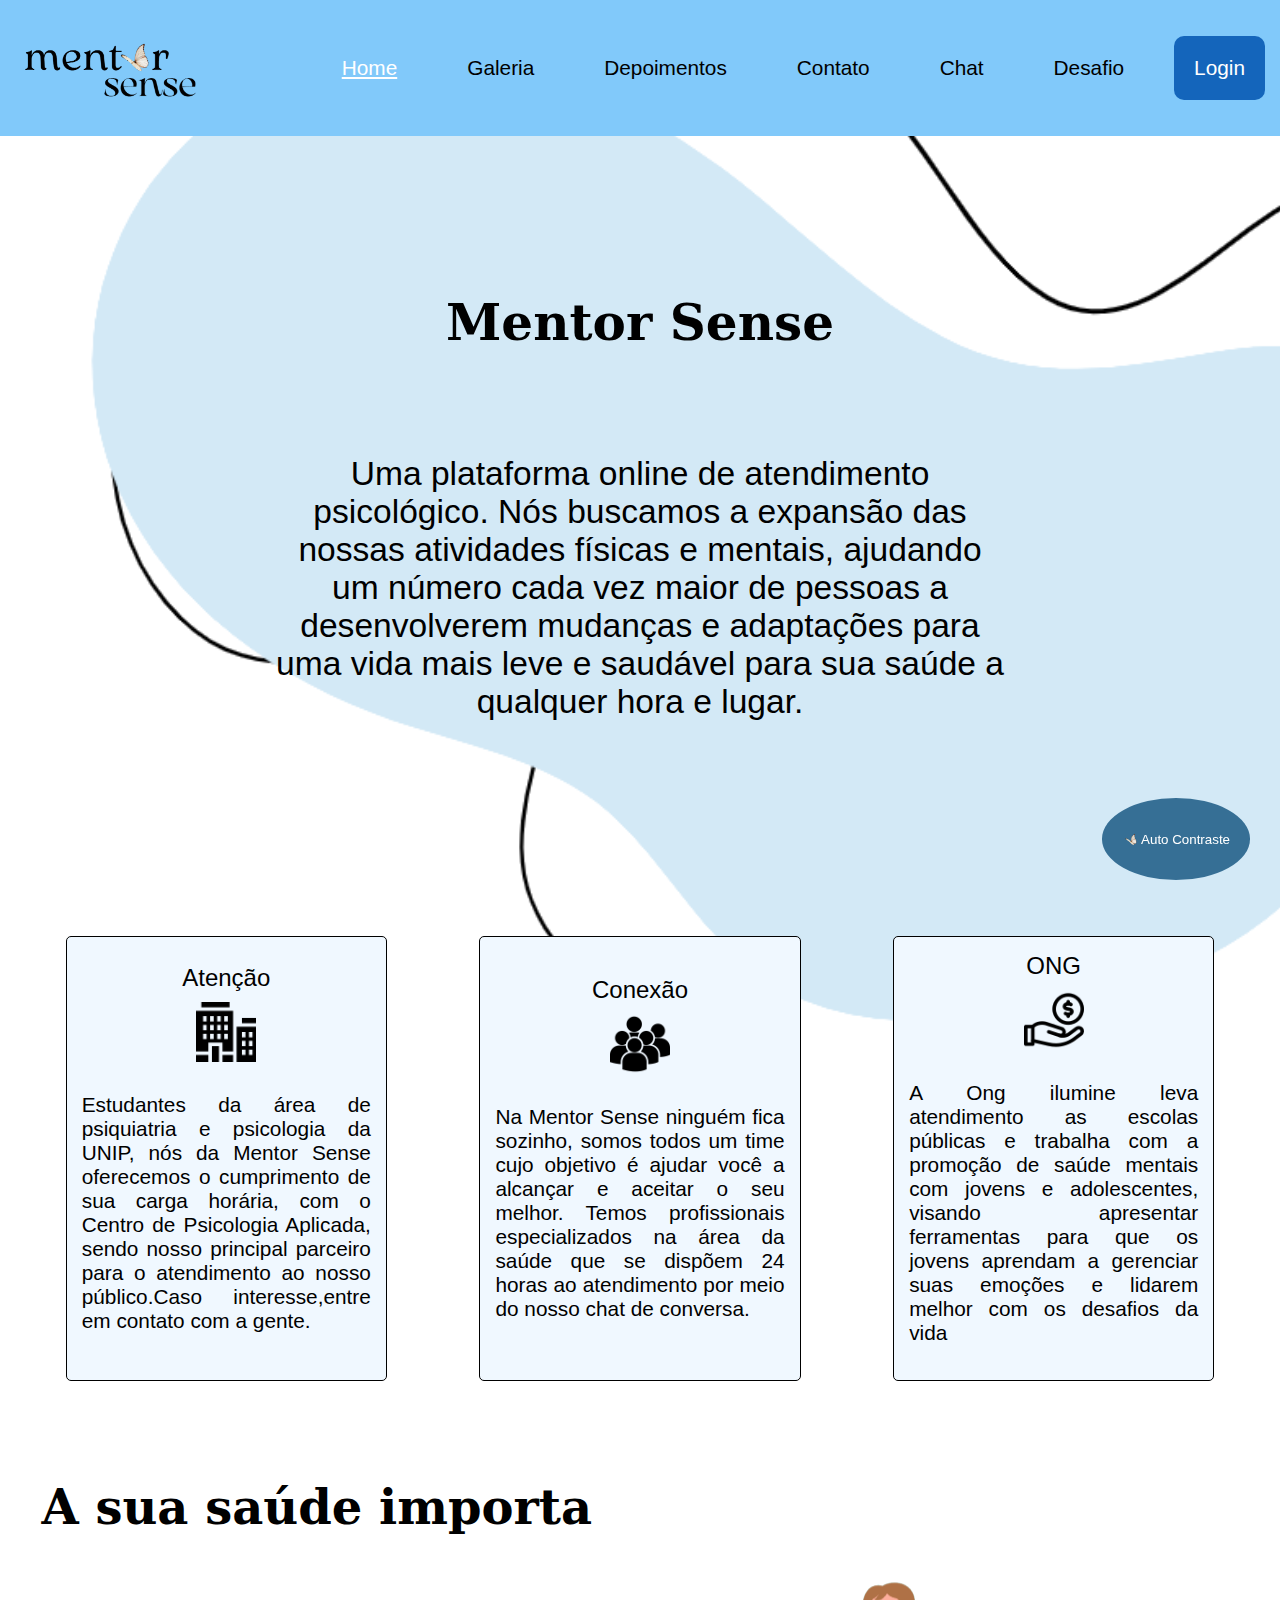
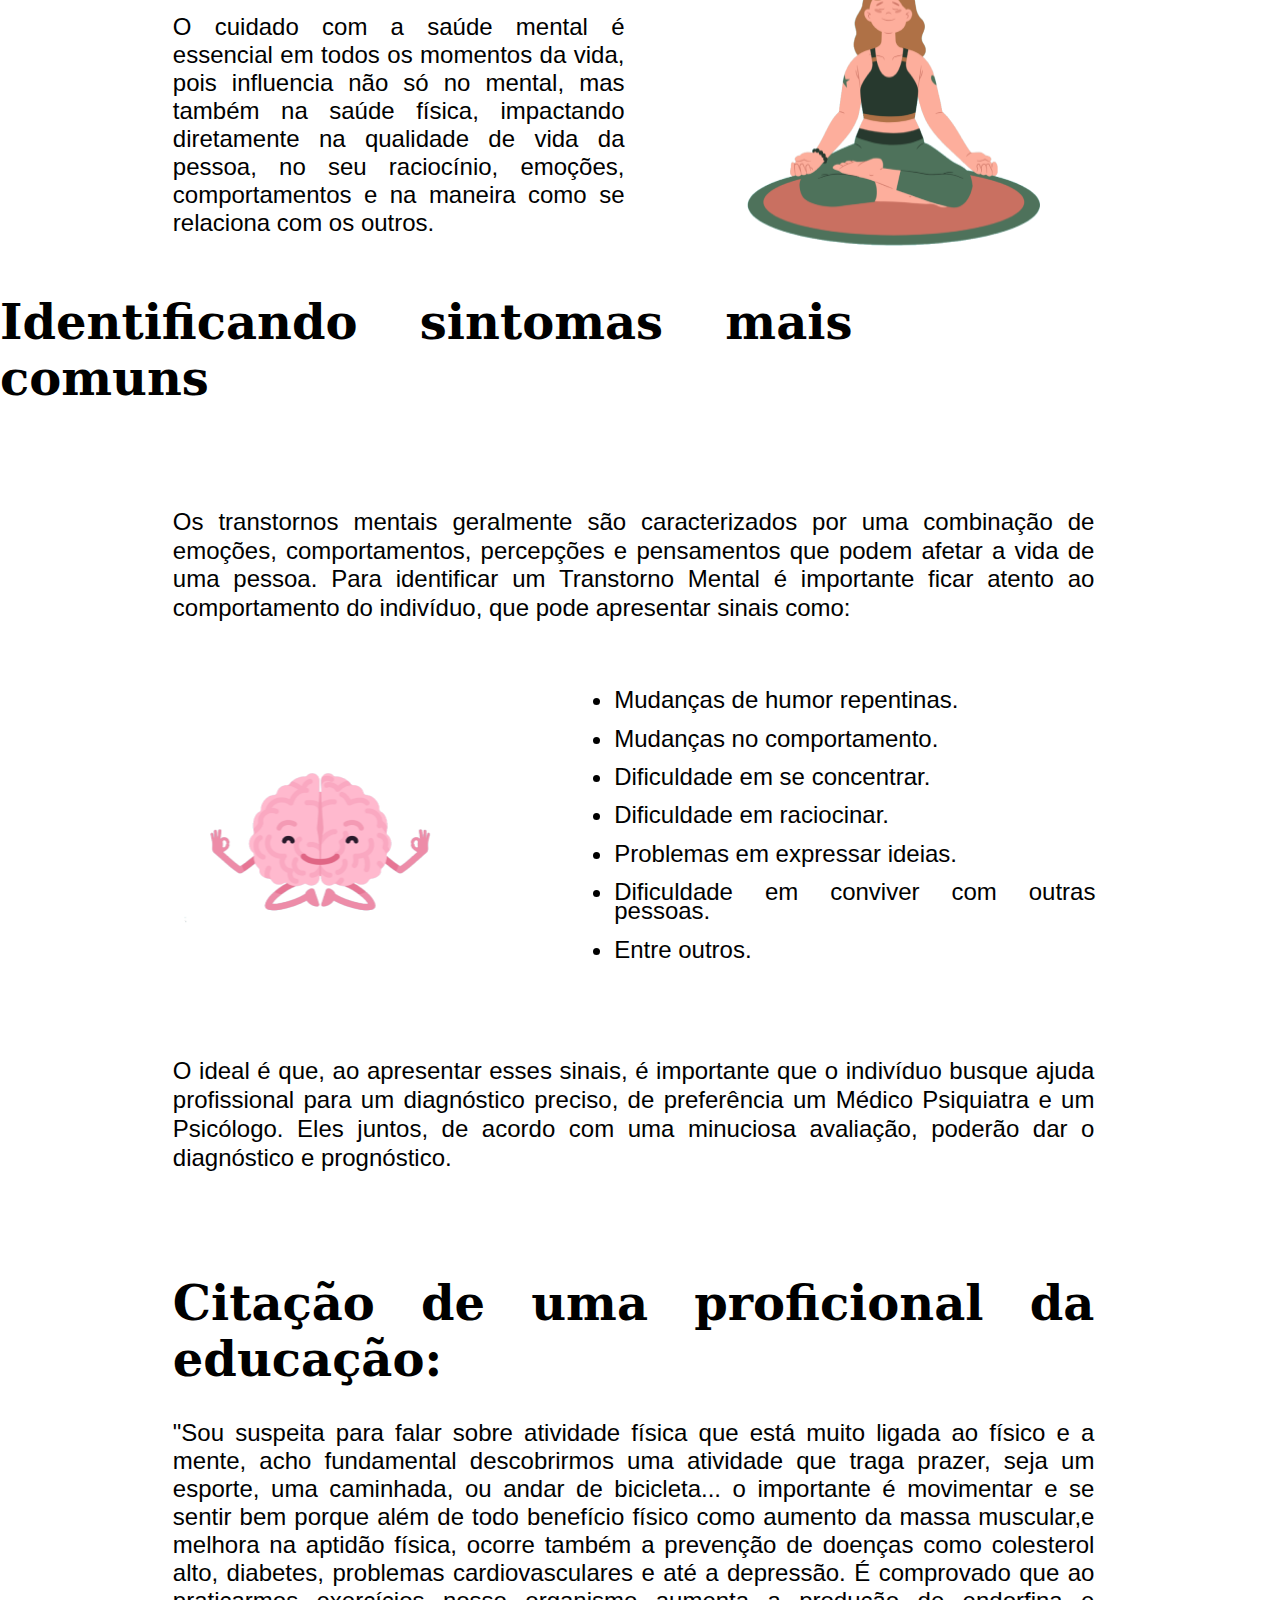
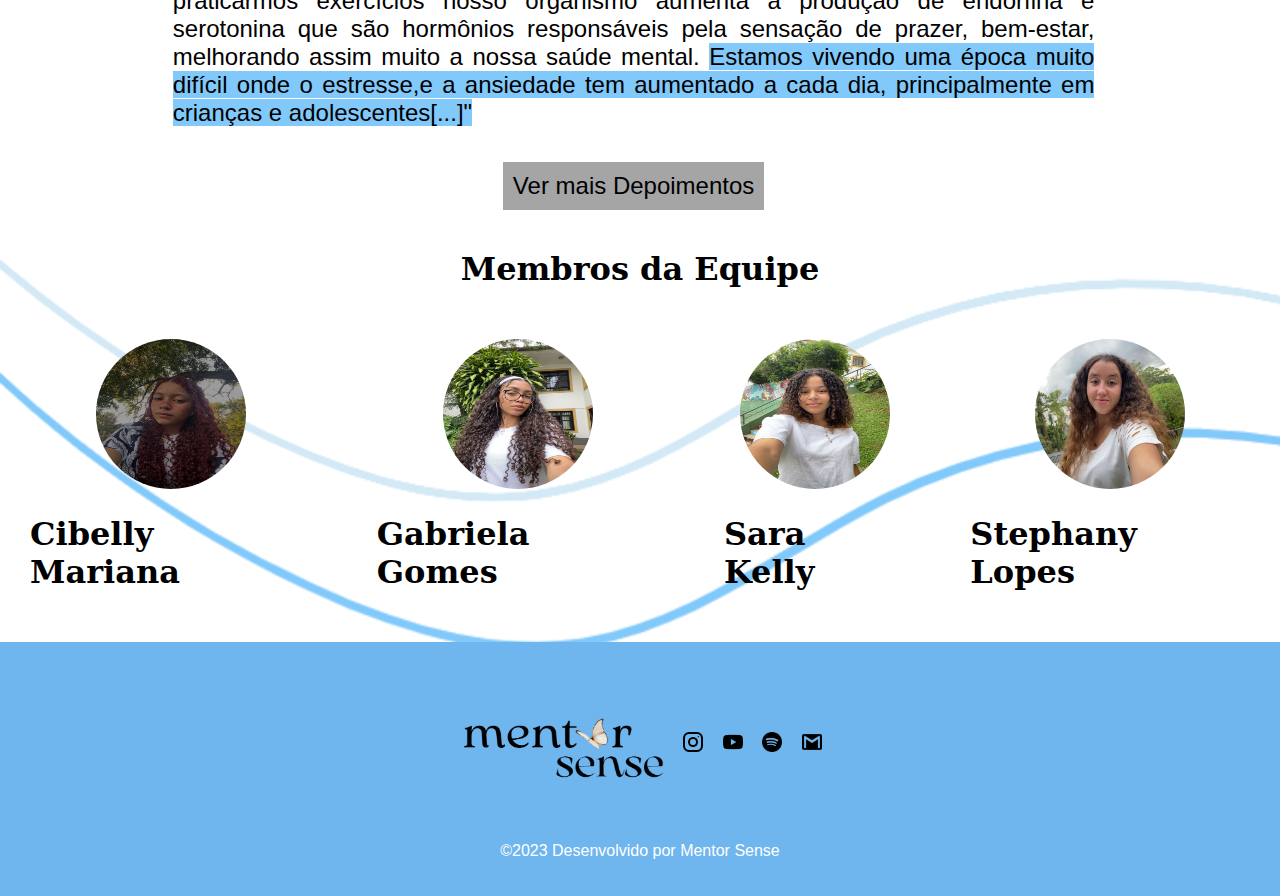
<file: index.html>
<!DOCTYPE html>
<html lang="pt-br">

<head>
    <meta charset="UTF-8">
    <meta name="viewport" content="width=device-width, initial-scale=1.0">
    <link rel="stylesheet" href="css/home.css">
    <link rel="stylesheet" href="css/button.css">
    <link rel="stylesheet" href="css/menu.css">
    <link rel="stylesheet" href="css/footer.css">
    <link rel="stylesheet" href="css/responsivo.css">
    <link rel="icon" type="image/x-icon" href="img/logo.png">
    <script src="js/auto-contraste.js"></script>
    <title>Mentor Sense</title>

</head>

<body id="bodyon">
    <!--Menu-->
    <div class="menu">
        <div id="logo">
            <img src="img/logo verdadeiras.png" width="180px" height="90px"><!--logo -->
        </div>
        <nav class="nav">
            <ul>
                <li><a class="ativado" href="../index.html">Home</a></li>
                <li><a href="./paginas/galeria.html">Galeria</a></li>
                <li><a href="./paginas/teste.html">Depoimentos</a></li>
                <li><a href="./paginas/contato.html">Contato</a></li>
                <li><a href="./paginas/chat.html">Chat</a></li>
                <li><a href="./paginas/roleta.html">Desafio</a></li>  
                <li><a href="./paginas/login.html" id="log">Login</a></li>
      
            </ul>
      </nav>       
    </div>
    <!--fim do menu -->
        <!--Sobra nossa Empresa-->
        <header  class="sobre">
              <h2>Mentor Sense</h2>
              <br>
              <p>Uma plataforma online de atendimento psicológico.
                 Nós buscamos a expansão das nossas atividades físicas
                  e mentais, ajudando um número cada vez maior de
                   pessoas a desenvolverem mudanças e 
                   adaptações para uma vida mais leve e saudável 
                   para sua saúde a qualquer hora e lugar.
                </p>
    </header>
       
       <!--Um pouco sobre nós-->
    <div class="grid-dos-quadrados">
        <div class="comunicado"><span>Atenção</span>
            <img src="img/companhia.png" id="info" width="60px" height="60px" >

            <p>Estudantes da área de psiquiatria
                 e psicologia da UNIP, nós da Mentor Sense oferecemos
                  o cumprimento de sua carga horária, com o Centro de Psicologia Aplicada, sendo nosso principal parceiro
                    para o atendimento ao nosso público.Caso interesse,entre em contato com a gente.
                </p>
        </div>

        <div class="nossotime"><span>Conexão</span>
            <img src="img/pessoas.png" id="info" width="60px" height="60px">
            
            <p>Na Mentor Sense ninguém fica sozinho, 
                somos todos um time cujo objetivo é
                ajudar você a alcançar e aceitar o seu melhor. 
                Temos profissionais especializados na área da 
                saúde que se dispõem 24 horas ao atendimento 
                por meio do nosso chat de conversa.
                </p>

        </div>

        <div class="ong"><span>ONG</span>
            <img src="img/ganhospreto.png" id="info" width="60px" height="60px">
            <p>A Ong ilumine leva atendimento as escolas
            públicas e trabalha com a promoção de saúde
            mentais com jovens e adolescentes,
            visando apresentar ferramentas para
            que os jovens aprendam a gerenciar suas emoções
            e lidarem melhor com os desafios da vida</p>
        </div>

    </div>
    </div>

        <div class="informacion">
            <h1 class="title-central-1">A sua saúde importa</h1><div class="text-image">
            <p>O cuidado com a saúde mental é essencial
              em todos os momentos da vida, pois influencia 
             não só no mental, mas também na saúde física, 
                impactando
             diretamente na qualidade de vida da pessoa,
              no seu raciocínio, emoções, comportamentos e 
             na maneira como se relaciona com os outros. </p>
            
             <img src="img/image.png" class="image">
            </div>
        
            <h1 class="title-central-2">Identificando sintomas mais comuns</h1><div class="identificando"> 
             <p>Os transtornos mentais geralmente são caracterizados por 
                uma combinação de emoções, comportamentos, percepções e 
                pensamentos que podem afetar a vida de uma pessoa.
        
                Para identificar um Transtorno Mental é importante ficar 
                atento ao comportamento do indivíduo, que pode apresentar sinais como:
                </div>
                <div id="topics">
                    <img src="img/mente.png"> <ul>
                    <br><li class="closed">Mudanças de humor repentinas.</li>
                    <br><li class="closed">Mudanças no comportamento.</li>
                    <br><li class="closed">Dificuldade em se concentrar. </li>
                    <br><li class="closed">Dificuldade em raciocinar.</li>
                    <br><li class="closed">Problemas em expressar ideias.</li> 
                    <br><li class="closed">Dificuldade em conviver com outras pessoas.</li>
                    <br><li class="closed">Entre outros.</li></ul></div>
                
            <br><div class="identificando">O ideal é que, ao apresentar esses sinais, 
                é importante que o indivíduo busque ajuda profissional para 
                um diagnóstico preciso, de preferência um Médico Psiquiatra 
                e um Psicólogo. Eles juntos, de acordo com uma minuciosa 
                avaliação, poderão dar o diagnóstico e prognóstico.</p>
        </div>
<div class="depoimento">
        <h1 class="title-central-3">Citação de uma proficional da educação:</h1>

        <p>"Sou suspeita para falar sobre atividade física que está
             muito ligada ao físico e a mente, acho fundamental
              descobrirmos uma atividade que traga prazer, seja
               um esporte, uma caminhada, ou andar de bicicleta...
               o importante é movimentar e se sentir bem porque 
               além de todo benefício físico como aumento da massa 
               muscular,e melhora na aptidão física, ocorre também
                a prevenção de doenças como colesterol alto, diabetes,
                 problemas cardiovasculares e até a depressão. 
                 É comprovado que ao praticarmos exercícios nosso 
                 organismo aumenta a produção de endorfina e serotonina
                  que são hormônios responsáveis pela sensação de prazer,
                   bem-estar, melhorando assim muito a nossa saúde mental.
                   <mark>Estamos vivendo uma época muito difícil onde o estresse,e
             a ansiedade tem aumentado a cada dia, 
             principalmente em crianças e adolescentes[...]"</mark></p>
</div>
             <a id="depoimentos" href="./paginas/teste.html">Ver mais Depoimentos</a>
        </div>
        <br>
   <!--Imagens dos menbros da empresa com botão ligando para a Galeria-->
   <div class="img-de-fundocards"><h1 class="membrosdeequipe"> Membros da Equipe</h1>

    <div class="card-membros">
        <div class="card">
          <a href="https://www.linkedin.com/in/cibelly-mariana-35101b28a/"><img src="img/cibelly.jfif"></a>
            <h1>Cibelly Mariana</h1>

        </div>


        <div class="card">
          <a href="https://www.linkedin.com/in/gabriela-gomes-44036b292/"><img src="img/gabi.jfif"></a>
            <h1>Gabriela Gomes</h1>

        </div>


        <div class="card">
         <a href="https://www.linkedin.com/in/sara-kelly-fischer/"><img src="img/sara.jfif"></a>
            <h1>Sara Kelly</h1>

        </div>


        <div class="card">
            <a href="https://www.linkedin.com/in/stephany-lopes-16418923a/"><img src="img/stephany2.jfif"></a>
            <h1>Stephany Lopes</h1>


        </div> 
      </div>
     </div>
        
   <!--ultimo--> 
     
   <footer>
    <section class="cabecalho">
        <div id="logo"><!--parte do footer-->
            <img src="img/logo verdadeiras.png" width="210px" height="100px"><!--logo do mentor sense no footer-->
       
         </div>
     
        <div class="icones"><!--icones de contato/redes no footer-->
            <a href="https://instagram.com/mentor_sence?igshid=OGQ5ZDc2ODk2ZA=="><img src="img/instagram.png"
                    alt="instagram"></a>
            <a href="https://www.youtube.com/@joutjout"><img src="img/youtube.png" alt="youtube"></a>
            <a href="https://open.spotify.com/show/7mDULAvpj0LktzqmQYQN8W"><img src="img/spotify.png"
                    alt="spotify"></a>
            <a href=""><img src="img/email.png" alt="email"></a>
        </div>
    </section>  
    <p>&copy;2023 Desenvolvido por Mentor Sense</p>
</footer>
    
           
    <div vw class="enabled">
        <div vw-access-button class="active"></div>
        <div vw-plugin-wrapper>
          <div class="vw-plugin-top-wrapper"></div>
        </div>
      </div>
      <script src="https://vlibras.gov.br/app/vlibras-plugin.js"></script>
      <script>
        new window.VLibras.Widget('https://vlibras.gov.br/app');
      </script>

<button onclick="autocontrastehome()" id="btnTop" title="Auto-Contraste"><span class="material-symbols-outlined">
    </span><img src="img/logo.png" width="50px" height="50px"><p>Auto Contraste</p></button>
 

</body>

</html>
</file>
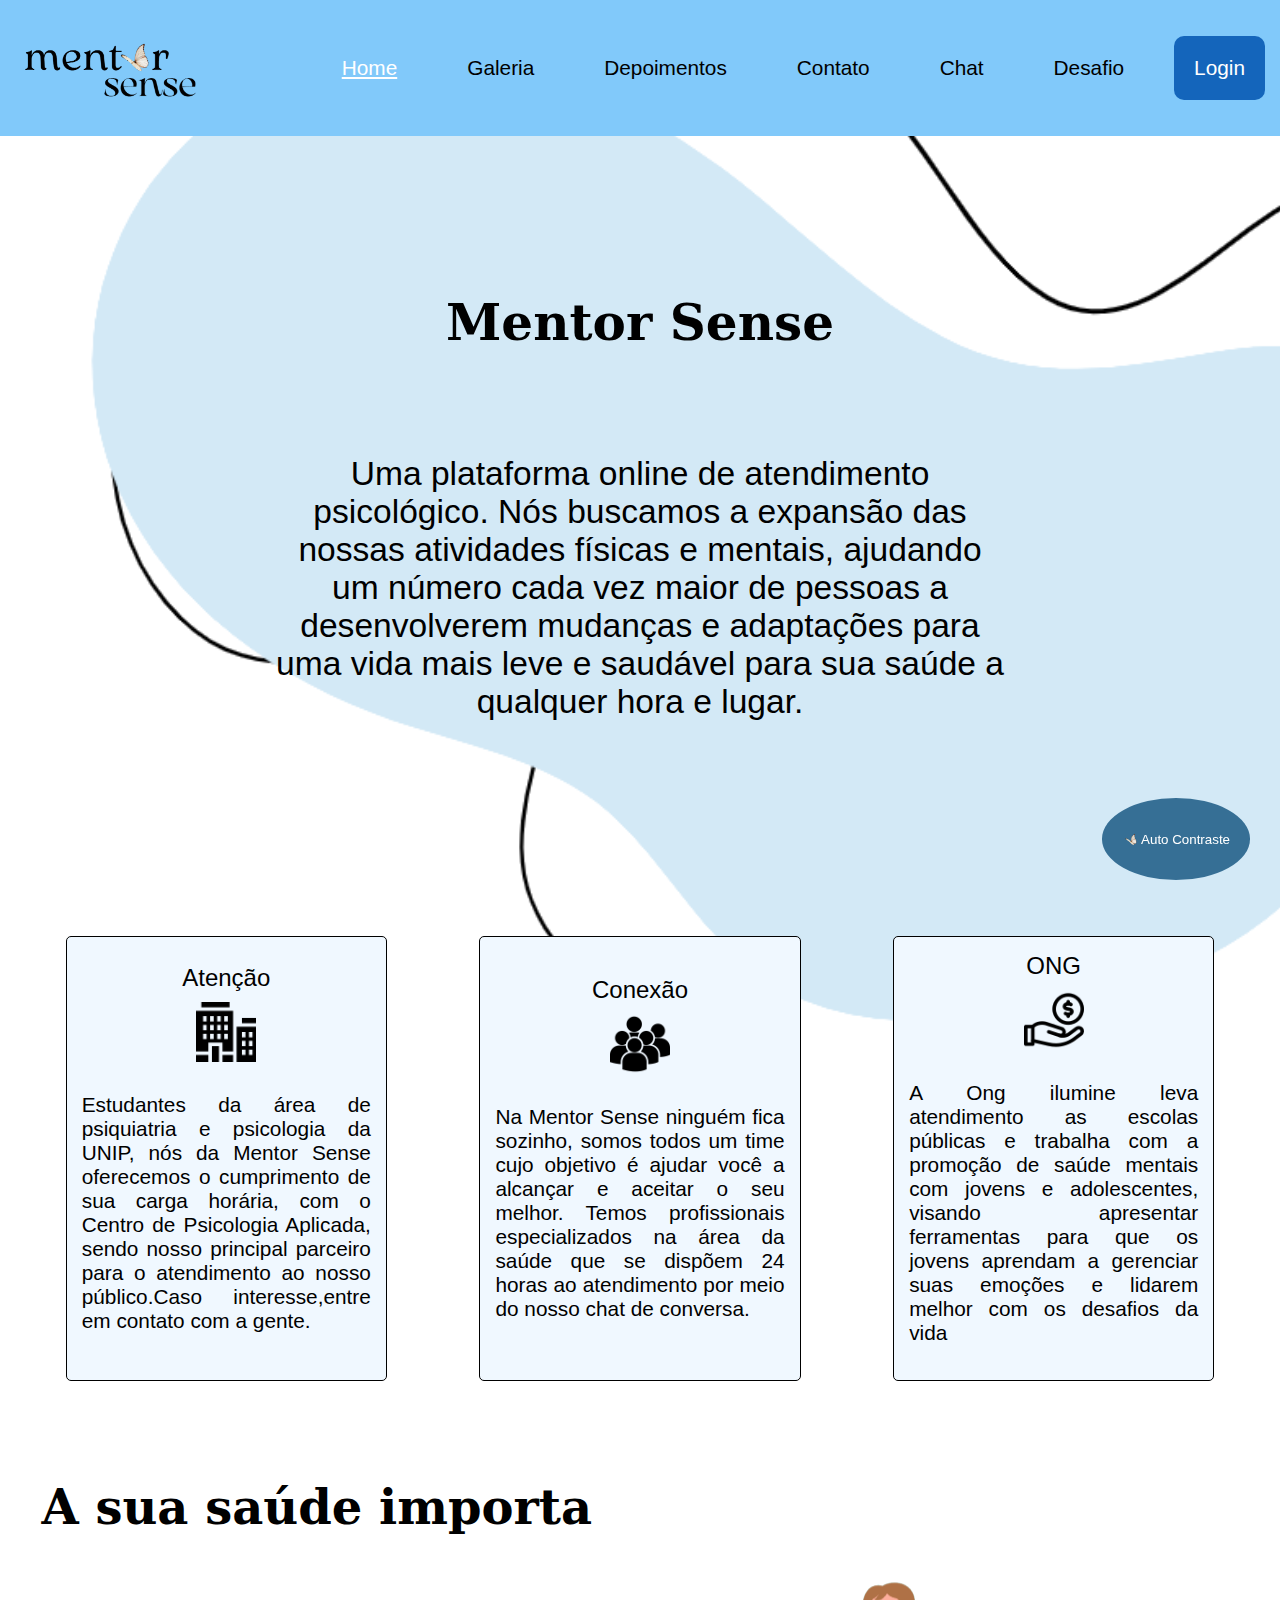
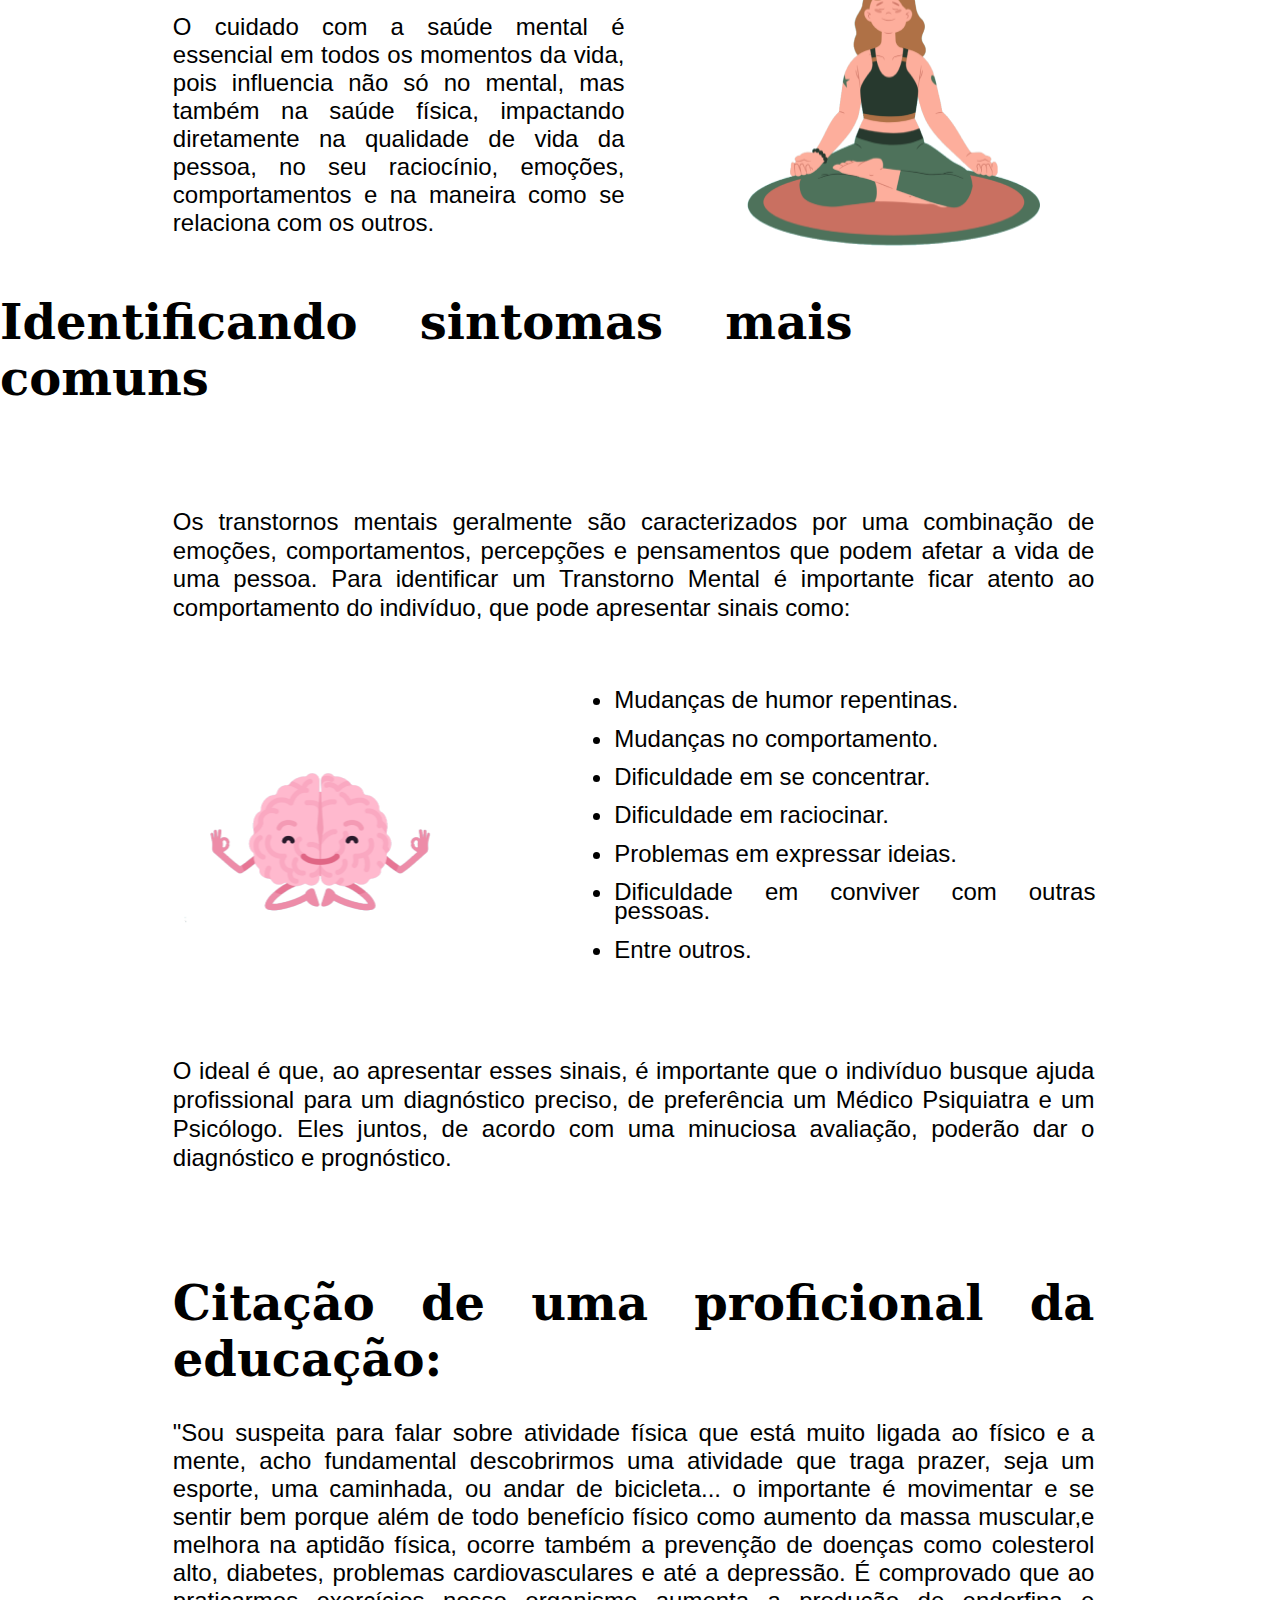
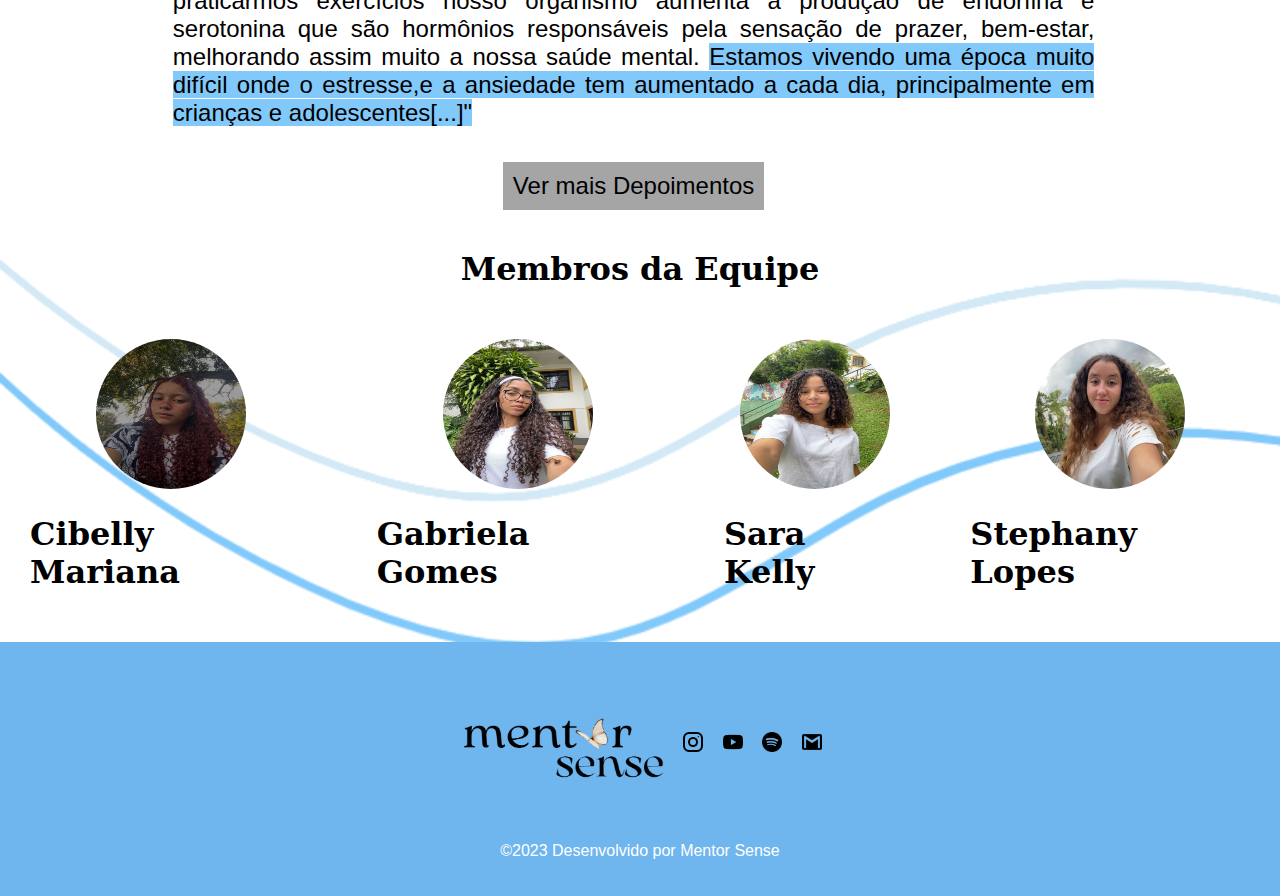
<file: home.html>
<!DOCTYPE html>
<html lang="pt-br">

<head>
    <meta charset="UTF-8">
    <meta name="viewport" content="width=device-width, initial-scale=1.0">
    <link rel="stylesheet" href="css/home.css">
    <link rel="stylesheet" href="css/button.css">
    <link rel="stylesheet" href="css/menu.css">
    <link rel="stylesheet" href="css/footer.css">
    <link rel="stylesheet" href="css/responsivo.css">
    <link rel="icon" type="image/x-icon" href="img/logo.png">
    <script src="js/auto-contraste.js"></script>
    <title>Mentor Sense</title>

</head>

<body id="bodyon">
    <!--Menu-->
    <div class="menu">
        <div id="logo">
            <img src="img/logo verdadeiras.png" width="180px" height="90px"><!--logo -->
        </div>
        <nav class="nav">
            <ul>
                <li><a class="ativado" href="home.html">Home</a></li>
                <li><a href="./paginas/galeria.html">Galeria</a></li>
                <li><a href="./paginas/teste.html">Depoimentos</a></li>
                <li><a href="./paginas/contato.html">Contato</a></li>
                <li><a href="./paginas/chat.html">Chat</a></li>
                <li><a href="./paginas/roleta.html">Desafio</a></li>  
                <li><a href="./paginas/login.html" id="log">Login</a></li>
      
            </ul>
      </nav>       
    </div>
    <!--fim do menu -->
        <!--Sobra nossa Empresa-->
        <header  class="sobre">
              <h2>Mentor Sense</h2>
              <br>
              <p>Uma plataforma online de atendimento psicológico.
                 Nós buscamos a expansão das nossas atividades físicas
                  e mentais, ajudando um número cada vez maior de
                   pessoas a desenvolverem mudanças e 
                   adaptações para uma vida mais leve e saudável 
                   para sua saúde a qualquer hora e lugar.
                </p>
    </header>
       
       <!--Um pouco sobre nós-->
    <div class="grid-dos-quadrados">
        <div class="comunicado"><span>Atenção</span>
            <img src="img/companhia.png" id="info" width="60px" height="60px" >

            <p>Estudantes da área de psiquiatria
                 e psicologia da UNIP, nós da Mentor Sense oferecemos
                  o cumprimento de sua carga horária, com o Centro de Psicologia Aplicada, sendo nosso principal parceiro
                    para o atendimento ao nosso público.Caso interesse,entre em contato com a gente.
                </p>
        </div>

        <div class="nossotime"><span>Conexão</span>
            <img src="img/pessoas.png" id="info" width="60px" height="60px">
            
            <p>Na Mentor Sense ninguém fica sozinho, 
                somos todos um time cujo objetivo é
                ajudar você a alcançar e aceitar o seu melhor. 
                Temos profissionais especializados na área da 
                saúde que se dispõem 24 horas ao atendimento 
                por meio do nosso chat de conversa.
                </p>

        </div>

        <div class="ong"><span>ONG</span>
            <img src="img/ganhospreto.png" id="info" width="60px" height="60px">
            <p>A Ong ilumine leva atendimento as escolas
            públicas e trabalha com a promoção de saúde
            mentais com jovens e adolescentes,
            visando apresentar ferramentas para
            que os jovens aprendam a gerenciar suas emoções
            e lidarem melhor com os desafios da vida</p>
        </div>

    </div>
    </div>

        <div class="informacion">
            <h1 class="title-central-1">A sua saúde importa</h1><div class="text-image">
            <p>O cuidado com a saúde mental é essencial
              em todos os momentos da vida, pois influencia 
             não só no mental, mas também na saúde física, 
                impactando
             diretamente na qualidade de vida da pessoa,
              no seu raciocínio, emoções, comportamentos e 
             na maneira como se relaciona com os outros. </p>
            
             <img src="img/image.png" class="image">
            </div>
        
            <h1 class="title-central-2">Identificando sintomas mais comuns</h1><div class="identificando"> 
             <p>Os transtornos mentais geralmente são caracterizados por 
                uma combinação de emoções, comportamentos, percepções e 
                pensamentos que podem afetar a vida de uma pessoa.
        
                Para identificar um Transtorno Mental é importante ficar 
                atento ao comportamento do indivíduo, que pode apresentar sinais como:
                </div>
                <div id="topics">
                    <img src="img/mente.png"> <ul>
                    <br><li class="closed">Mudanças de humor repentinas.</li>
                    <br><li class="closed">Mudanças no comportamento.</li>
                    <br><li class="closed">Dificuldade em se concentrar. </li>
                    <br><li class="closed">Dificuldade em raciocinar.</li>
                    <br><li class="closed">Problemas em expressar ideias.</li> 
                    <br><li class="closed">Dificuldade em conviver com outras pessoas.</li>
                    <br><li class="closed">Entre outros.</li></ul></div>
                
            <br><div class="identificando">O ideal é que, ao apresentar esses sinais, 
                é importante que o indivíduo busque ajuda profissional para 
                um diagnóstico preciso, de preferência um Médico Psiquiatra 
                e um Psicólogo. Eles juntos, de acordo com uma minuciosa 
                avaliação, poderão dar o diagnóstico e prognóstico.</p>
        </div>
<div class="depoimento">
        <h1 class="title-central-3">Citação de uma proficional da educação:</h1>

        <p>"Sou suspeita para falar sobre atividade física que está
             muito ligada ao físico e a mente, acho fundamental
              descobrirmos uma atividade que traga prazer, seja
               um esporte, uma caminhada, ou andar de bicicleta...
               o importante é movimentar e se sentir bem porque 
               além de todo benefício físico como aumento da massa 
               muscular,e melhora na aptidão física, ocorre também
                a prevenção de doenças como colesterol alto, diabetes,
                 problemas cardiovasculares e até a depressão. 
                 É comprovado que ao praticarmos exercícios nosso 
                 organismo aumenta a produção de endorfina e serotonina
                  que são hormônios responsáveis pela sensação de prazer,
                   bem-estar, melhorando assim muito a nossa saúde mental.
                   <mark>Estamos vivendo uma época muito difícil onde o estresse,e
             a ansiedade tem aumentado a cada dia, 
             principalmente em crianças e adolescentes[...]"</mark></p>
</div>
             <a id="depoimentos" href="./paginas/teste.html">Ver mais Depoimentos</a>
        </div>
        <br>
   <!--Imagens dos menbros da empresa com botão ligando para a Galeria-->
   <div class="img-de-fundocards"><h1 class="membrosdeequipe"> Membros da Equipe</h1>

    <div class="card-membros">
        <div class="card">
          <a href="https://www.linkedin.com/in/cibelly-mariana-35101b28a/"><img src="img/cibelly.jfif"></a>
            <h1>Cibelly Mariana</h1>

        </div>


        <div class="card">
          <a href="https://www.linkedin.com/in/gabriela-gomes-44036b292/"><img src="img/gabi.jfif"></a>
            <h1>Gabriela Gomes</h1>

        </div>


        <div class="card">
         <a href="https://www.linkedin.com/in/sara-kelly-fischer/"><img src="img/sara.jfif"></a>
            <h1>Sara Kelly</h1>

        </div>


        <div class="card">
            <a href="https://www.linkedin.com/in/stephany-lopes-16418923a/"><img src="img/stephany2.jfif"></a>
            <h1>Stephany Lopes</h1>


        </div> 
      </div>
     </div>
        
   <!--ultimo--> 
     
   <footer>
    <section class="cabecalho">
        <div id="logo"><!--parte do footer-->
            <img src="img/logo verdadeiras.png" width="210px" height="100px"><!--logo do mentor sense no footer-->
       
         </div>
     
        <div class="icones"><!--icones de contato/redes no footer-->
            <a href="https://instagram.com/mentor_sence?igshid=OGQ5ZDc2ODk2ZA=="><img src="img/instagram.png"
                    alt="instagram"></a>
            <a href="https://www.youtube.com/@joutjout"><img src="img/youtube.png" alt="youtube"></a>
            <a href="https://open.spotify.com/show/7mDULAvpj0LktzqmQYQN8W"><img src="img/spotify.png"
                    alt="spotify"></a>
            <a href=""><img src="img/email.png" alt="email"></a>
        </div>
    </section>  
    <p>&copy;2023 Desenvolvido por Mentor Sense</p>
</footer>
    
           
    <div vw class="enabled">
        <div vw-access-button class="active"></div>
        <div vw-plugin-wrapper>
          <div class="vw-plugin-top-wrapper"></div>
        </div>
      </div>
      <script src="https://vlibras.gov.br/app/vlibras-plugin.js"></script>
      <script>
        new window.VLibras.Widget('https://vlibras.gov.br/app');
      </script>

<button onclick="autocontrastehome()" id="btnTop" title="Auto-Contraste"><span class="material-symbols-outlined">
    </span><img src="img/logo.png" width="50px" height="50px"><p>Auto Contraste</p></button>
 

</body>

</html>
</file>
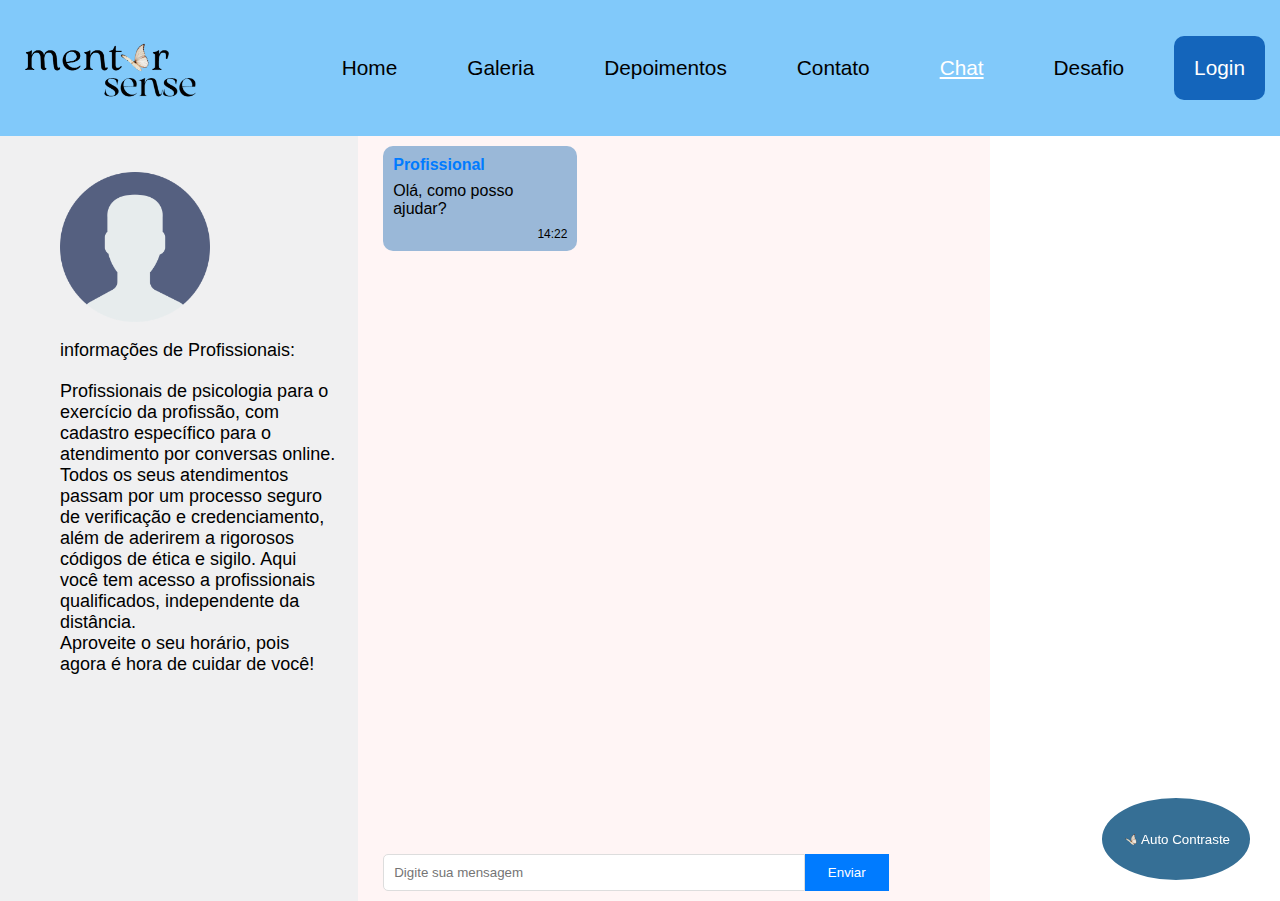
<file: paginas/chat.html>
<!DOCTYPE html>
<html lang="pt-br">

<head>
  <meta charset="UTF-8">
  <meta name="viewport" content="width=device-width, initial-scale=1.0">
  <link rel="shortcut icon" type="image/x-icon" href="../img/logo.avif" />
  <script src="../js/script.js"></script>
  <link rel="stylesheet" href="../css/chat.css">
  <link rel="stylesheet" href="../css/responsivo.css">
  <link rel="stylesheet" href="../css/button.css">
  <link rel="stylesheet" href="../css/menu.css">
  <link rel="icon" type="image/x-icon" href="../img/logo.png">
  <link rel="stylesheet" href="https://use.fontawesome.com/releases/v5.15.3/css/all.css"
    integrity="sha384-SZXxX4whJ79/gErwcOYf+zWLeJdY/qpuqC4cAa9rOGUstPomtqpuNWT9wdPEn2fk" crossorigin="anonymous">
  <title>Mentor Sense</title>

</head>

<body id="bodyon">
   <!--Menu-->
   <div class="menu">
    <div id="logo">
        <img src="../img/logo verdadeiras.png" width="180px" height="90px">
    </div>
    <nav class="nav">
        <ul>
            <li><a href="../index.html">Home</a></li>
            <li><a href="galeria.html">Galeria</a></li>
            <li><a href="teste.html">Depoimentos</a></li>
            <li><a href="contato.html">Contato</a></li>
            <li><a class="ativado" href="chat.html">Chat</a></li>
            <li><a href="roleta.html">Desafio</a></li>  
            <li><a href="login.html" id="log">Login</a></li>
  
        </ul>
  </nav>       
</div>
<!--fim do menu -->

  <!--"menu lateral"-->
  <div class="container">

    <div class="side-bar">

      <div class="side-bar-brand">
       
        <div class="button">
       
       

        </div>
      </div>


      <div class="list-item">
        <ul>
          <li><a href=""><img src="../img/do-utilizador.png"><p class="text">informações de Profissionais:</p></a></li>
          <li><a href="">
              <p class="text">Profissionais de psicologia para o exercício da profissão, com cadastro específico para o atendimento por conversas online.
                Todos os seus atendimentos passam por um processo seguro de verificação e credenciamento, além de aderirem a rigorosos códigos de ética e sigilo.
                Aqui você tem acesso a profissionais qualificados, independente da distância. <br>Aproveite o seu horário, pois agora é hora de cuidar de você!<br>
                </p>
            </a></li>

        </ul>
      </div>

      <div class="social-netwark">
        <div><i class="fab fa-facebook"></i></div>
        <div><i class="fab fa-twitter"></i></div>
        <div><i class="fab fa-instagram"></i></div>
        <div><i class="fab fa-github"></i></div>
      </div>

    </div>


  <!--chat-->
  <div class="chat-container">
    <div class="chat">
        <div class="message">
            <div class="user">Profissional</div>
            <div class="text">Olá, como posso ajudar?</div>
            <div class="time"></div>
        </div>
        <!-- Mais mensagens viriam aqui -->
    </div>
    <div class="send">
        <input type="text" id="messageInput" placeholder="Digite sua mensagem">
        <button id="sendMessage">Enviar</button>
    </div>
  </div>

      
 
<!--Botão do auto contraste-->


<button onclick="autocontrastehome()" id="btnTop" title="Auto-Contraste"><span class="material-symbols-outlined">
</span><img src="../img/logo.png" width="50px" height="50px"><p>Auto Contraste</p></button>

<div vw class="enabled">
  <div vw-access-button class="active"></div>
  <div vw-plugin-wrapper>
    <div class="vw-plugin-top-wrapper"></div>
  </div>
</div>

<!--libras-->
<div class="libras-container">

  <div class="side-bar-libras">


     
  </div>
      </div>
    </div>

<script src="https://vlibras.gov.br/app/vlibras-plugin.js"></script>
<script>
  new window.VLibras.Widget('https://vlibras.gov.br/app');
</script>

  
</body>
<script src="../js/auto-contraste.js"></script>
<script src="../js/main.js"></script>
<script src="../js/chat.js"></script>

</html>
</file>
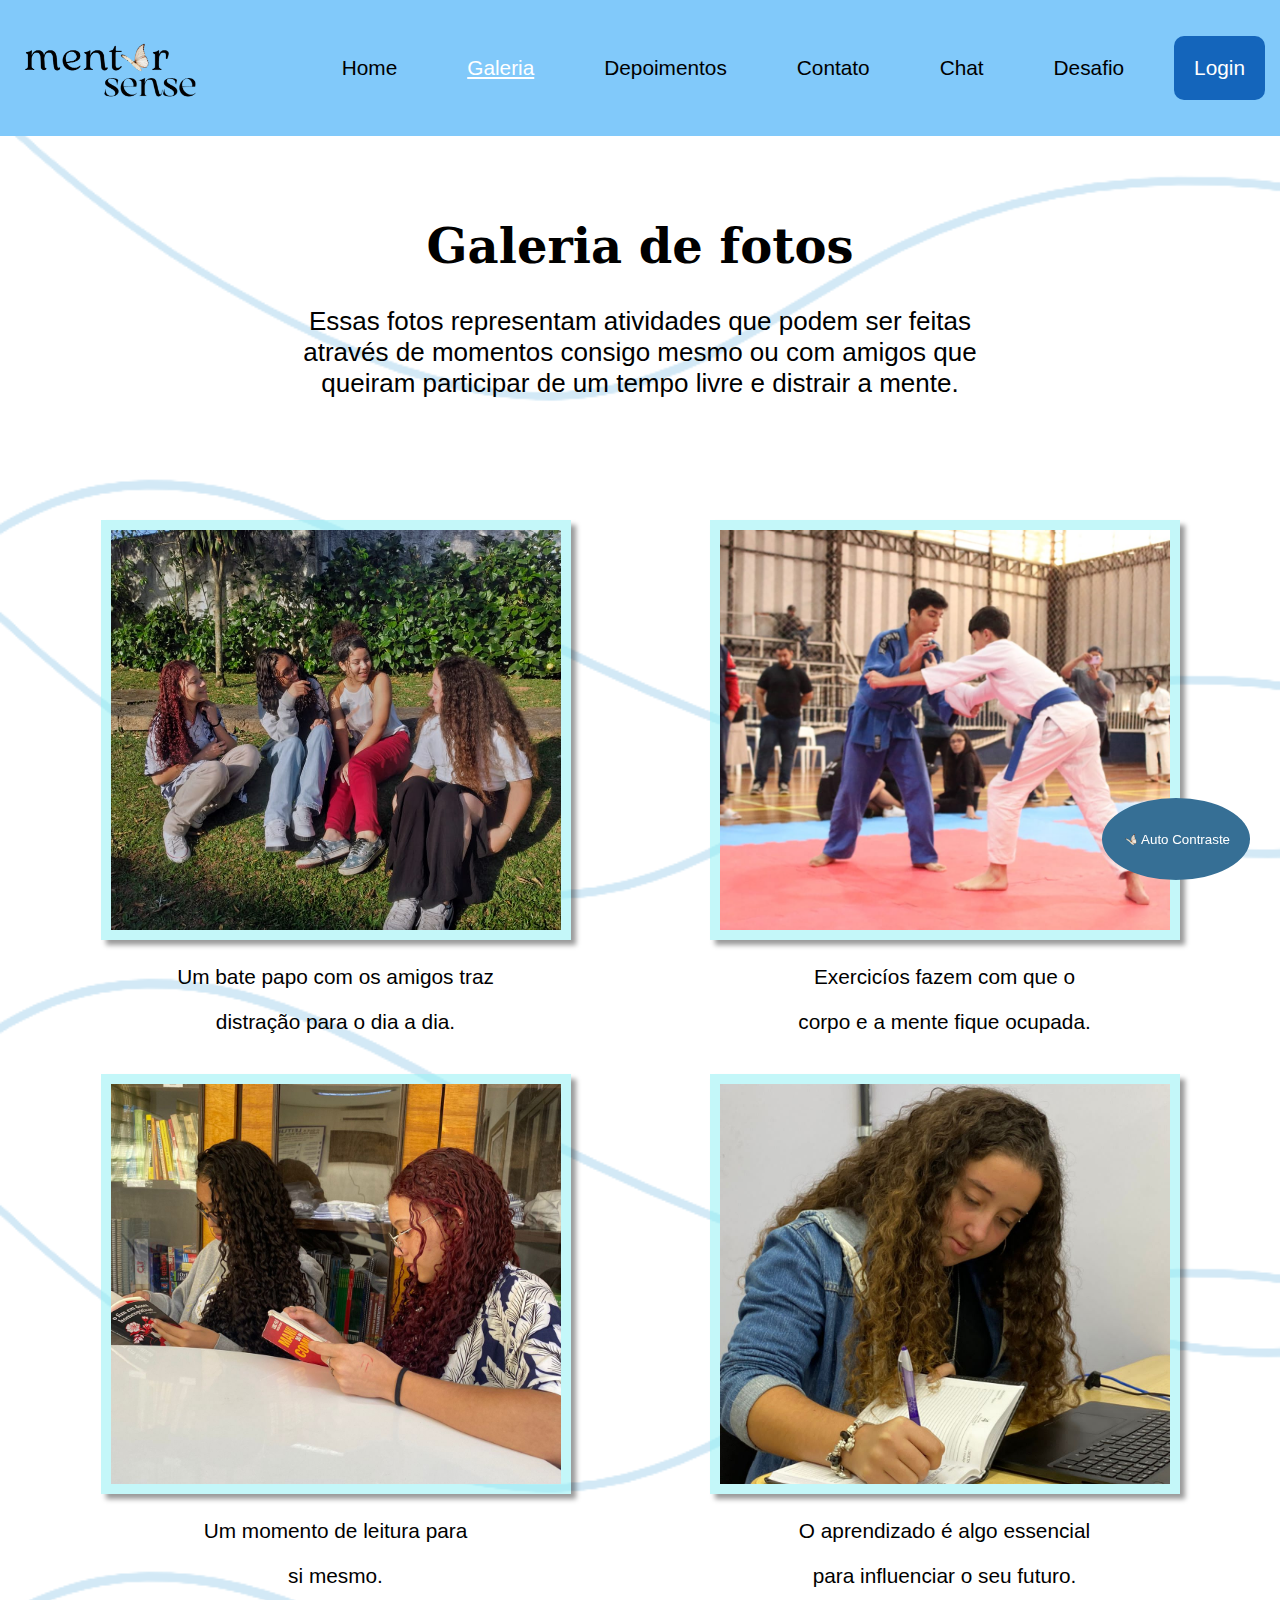
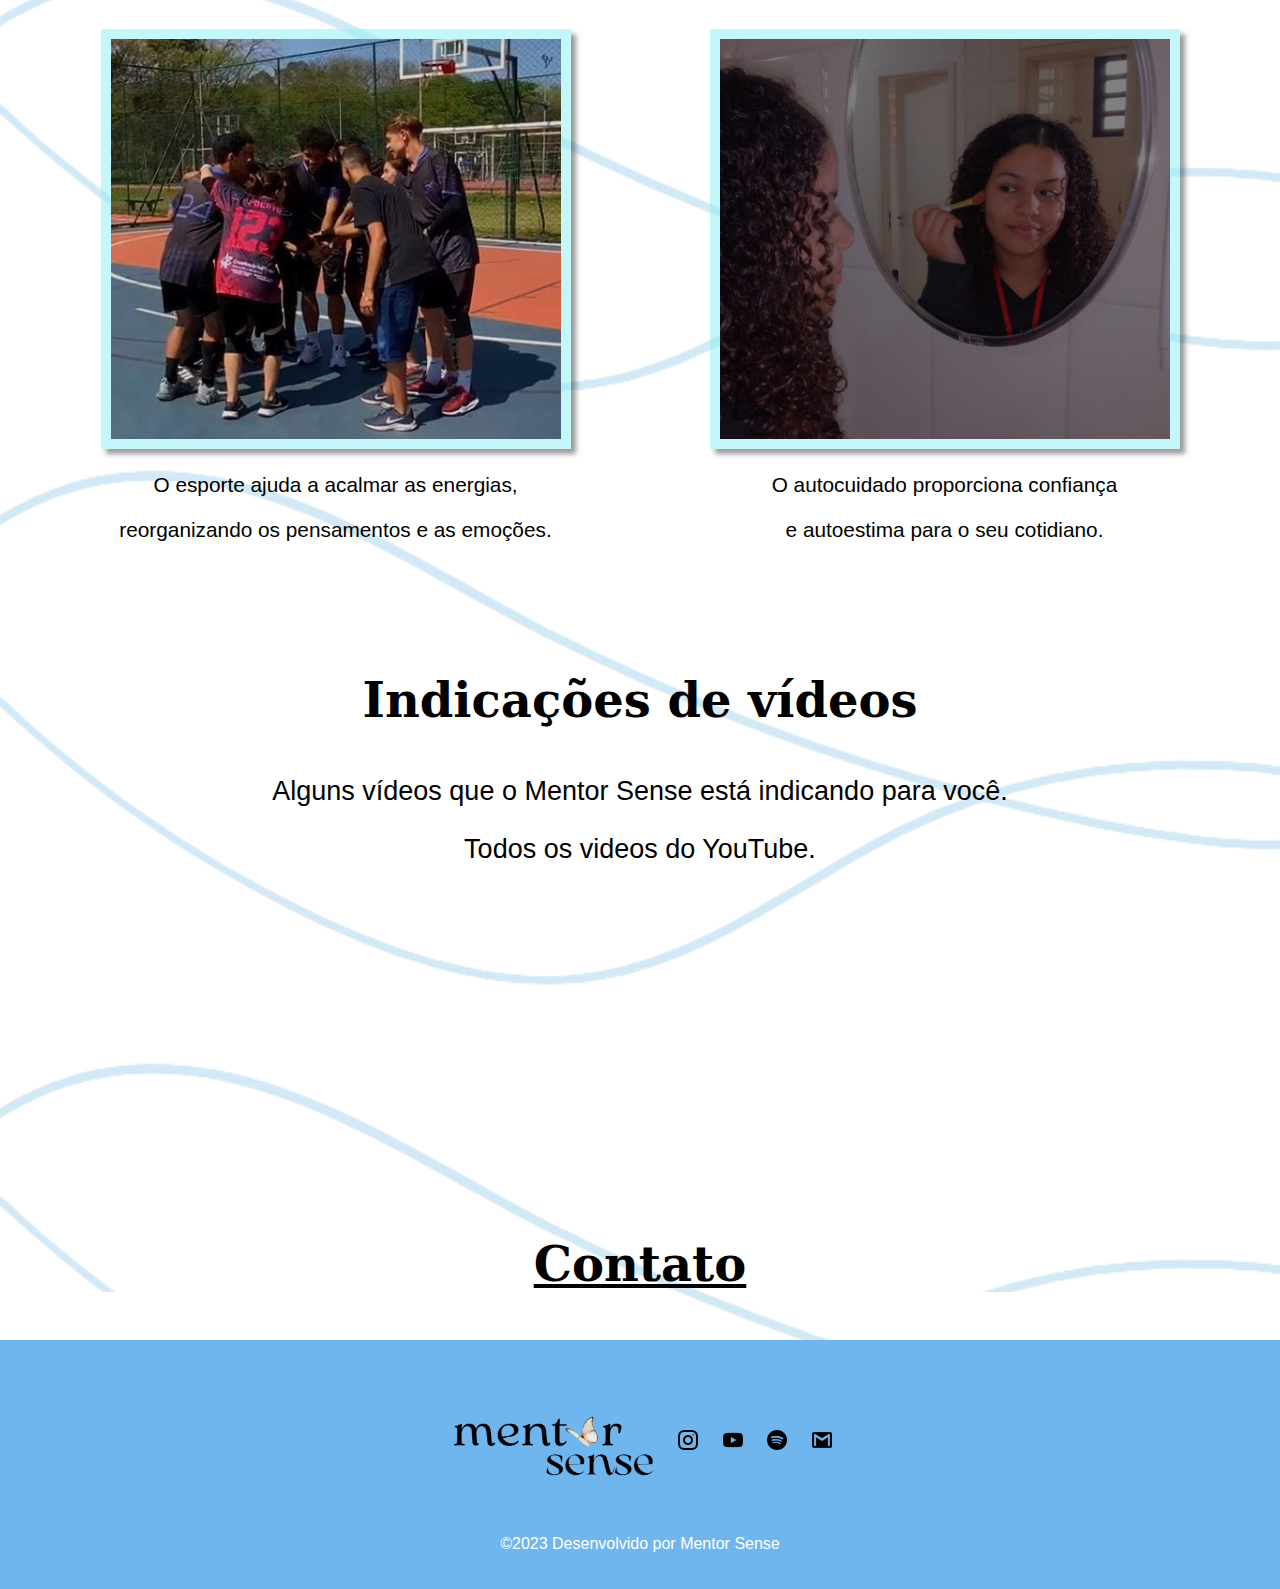
<file: paginas/galeria.html>
<!DOCTYPE html>
<html lang="en">

<head>
    <meta charset="UTF-8">
    <meta name="viewport" content="width=device-width, initial-scale=1.0">
    <link rel="stylesheet" href="../css/galeria.css">
    <link rel="stylesheet" href="../css/responsivo.css">
    <link rel="stylesheet" href="../css/button.css">
    <link rel="stylesheet" href="../css/menu.css">
    <link rel="icon" type="image/x-icon" href="../img/logo.png">
    <script src="../js/auto-contraste.js"></script>
    <title>Mentor Sense</title>
</head>

<body id="bodyon">
 <!--Menu-->
 <div class="menu">
    <div id="logo">
        <img src="../img/logo verdadeiras.png" width="180px" height="90px">
    </div>
    <nav class="nav">
        <ul>
            <li><a href="../index.html">Home</a></li>
            <li><a class="ativado" href="galeria.html">Galeria</a></li>
            <li><a href="teste.html">Depoimentos</a></li>
            <li><a href="contato.html">Contato</a></li>
            <li><a href="chat.html">Chat</a></li>
            <li><a href="roleta.html">Desafio</a></li>  
            <li><a href="login.html" id="log">Login</a></li>
  
        </ul>
  </nav>       
</div>
<!--fim do menu -->
       
         <div id="form">
        <main class="principal"><!--div responsavel por textos -->

            <h1>Galeria de fotos</h1><!--titulo-->
            <p>Essas fotos representam atividades que podem ser feitas através de momentos
                consigo mesmo ou com amigos que queiram participar de um tempo livre e distrair a mente.</p>
                <!--paragrafos e textos -->

        </main>
        <!--colocando imagem e fundo na galeria até o footer-->
   
        <div class="fundo"><!--imagem de fundo -->
        <div class="galeria">
            <div class="fotos">
                <img src="../img/imagem2.jpg" alt="foto 1">
                <!--paragrafos e textos -->
                <p>Um bate papo com os amigos traz</p>
                <p>distração para o dia a dia.</p>
            </div>

            <div class="fotos">
                <img src="../img/imagem1.jpg" alt="foto 2">
                <!--paragrafos e textos -->
                <p>Exercicíos fazem com que o</p>
                <p> corpo e a mente fique ocupada.</p>
            </div>

            <div class="fotos">
                <img src="../img/imagem3.jpg" alt="foto 3">
                <!--paragrafos e textos -->
                <p>Um momento de leitura para </p>
                <p>si mesmo.</p>
            </div>


            <div class="fotos"><!--div responsavel por fotos-->
                <img src="../img/imagem4.jpg" alt="foto 4">
                <!--paragrafos e textos -->
                <p>O aprendizado é algo essencial</p>
                <p>para influenciar o seu futuro.</p>
                
            </div>

            <div class="fotos">
                <img src="../img/volei.jpeg" alt="foto 5">
                <!--paragrafos e textos -->
                <p>O esporte ajuda a acalmar as energias, </p>
                <p>reorganizando os pensamentos e as emoções.</p>
            </div>

            <div class="fotos">
                <img src="../img/sara.jpeg" alt="foto 6">
                <!--paragrafos e textos -->
                <p>O autocuidado proporciona confiança</p>
                <p>e autoestima para o seu cotidiano.</p>
            </div>
        </div>

        <article id="video"><!--videos e textos--><!--div responsavel por videos-->
            <h3>Indicações de vídeos</h3><!--titulo-->
            <p>Alguns vídeos que o Mentor Sense está indicando para você.</p>
            <p>Todos os videos do YouTube.</p> <!--paragrafos e textos -->
            
            <div class="videos"><!--videos do youtube-->
                <div>
                <iframe width="310" height="200" src="https://www.youtube-nocookie.com/embed/zSZgR-R16Ko?si=Q4vhlMLxTfCcMws8&amp;controls=0" title="YouTube video player" 
                frameborder="0" allow="accelerometer; autoplay; clipboard-write; encrypted-media; gyroscope; picture-in-picture; web-share" allowfullscreen></iframe>
            </div>
            <div>
            <iframe width="310" height="200" src="https://www.youtube-nocookie.com/embed/CSsg8wnMh_g?si=bBYxeStUXLCXYlPA&amp;controls=0" title="YouTube video player" 
            frameborder="0" allow="accelerometer; autoplay; clipboard-write; encrypted-media; gyroscope; picture-in-picture; web-share" allowfullscreen></iframe>
            </div>
                <div>
                    <iframe width="310" height="200" src="https://www.youtube-nocookie.com/embed/363C1vGXsGM?si=E61efo6up1YT2cOv&amp;controls=0" title="YouTube video player" 
                    frameborder="0" allow="accelerometer; autoplay; clipboard-write; encrypted-media; gyroscope; picture-in-picture; web-share" allowfullscreen></iframe>
                </div>
                <div>
                    <iframe width="310" height="200" src="https://www.youtube-nocookie.com/embed/TB3mOgrpy_w?si=vEfEXvTfDuBp45S4&amp;controls=0" title="YouTube video player"
                     frameborder="0" allow="accelerometer; autoplay; clipboard-write; encrypted-media; gyroscope; picture-in-picture; web-share" 
                     allowfullscreen></iframe><!--links dos videos--><!--videos do youtube-->
                </div>
            </div>
        </article>


        <section id="contato"><!--parte do contato -->
            <a href="../paginas/contato.html"><h3>Contato</h3></a><!--div responsavel pelo contato simples -->
        </section>
</div>
 <!--footer-->
 
 <footer>
    <section class="cabecalho">
        <div id="logo"><!--parte do footer-->
            <img src="../img/logo verdadeiras.png" width="210px" height="100px"><!--logo do mentor sence no footer-->
       
         </div>
     
        <div class="opcoes"><!--icones de contato/redes no footer-->
            <a href="https://instagram.com/mentor_sence?igshid=OGQ5ZDc2ODk2ZA=="><img src="../img/instagram.png"
                    alt="instagram"></a>
            <a href="https://www.youtube.com/@joutjout"><img src="../img/youtube.png" alt="youtube"></a>
            <a href="https://open.spotify.com/show/7mDULAvpj0LktzqmQYQN8W"><img src="../img/spotify.png"
                    alt="spotify"></a>
            <a href=""><img src="../img/email.png" alt="email"></a>
        </div>
    </section>  
    <p>&copy;2023 Desenvolvido por Mentor Sense</p>
</footer>
       
               
    <div vw class="enabled"><!--botao e acessibilidade de libras-->
        <div vw-access-button class="active"></div>
        <div vw-plugin-wrapper>
          <div class="vw-plugin-top-wrapper"></div>
        </div>
      </div>
      <script src="https://vlibras.gov.br/app/vlibras-plugin.js"></script>
      <script>
        new window.VLibras.Widget('https://vlibras.gov.br/app');
      </script>
      
<!--botão e acessibilidade do autocontraste-->
<button onclick="autocontrastehome()" id="btnTop" title="Auto-Contraste">
    <span class="material-symbols-outlined">  
    </span>
    <img src="../img/logo.png" width="50px" height="50px"><p>Auto Contraste</p></button>
 
</body>

</html>
</file>
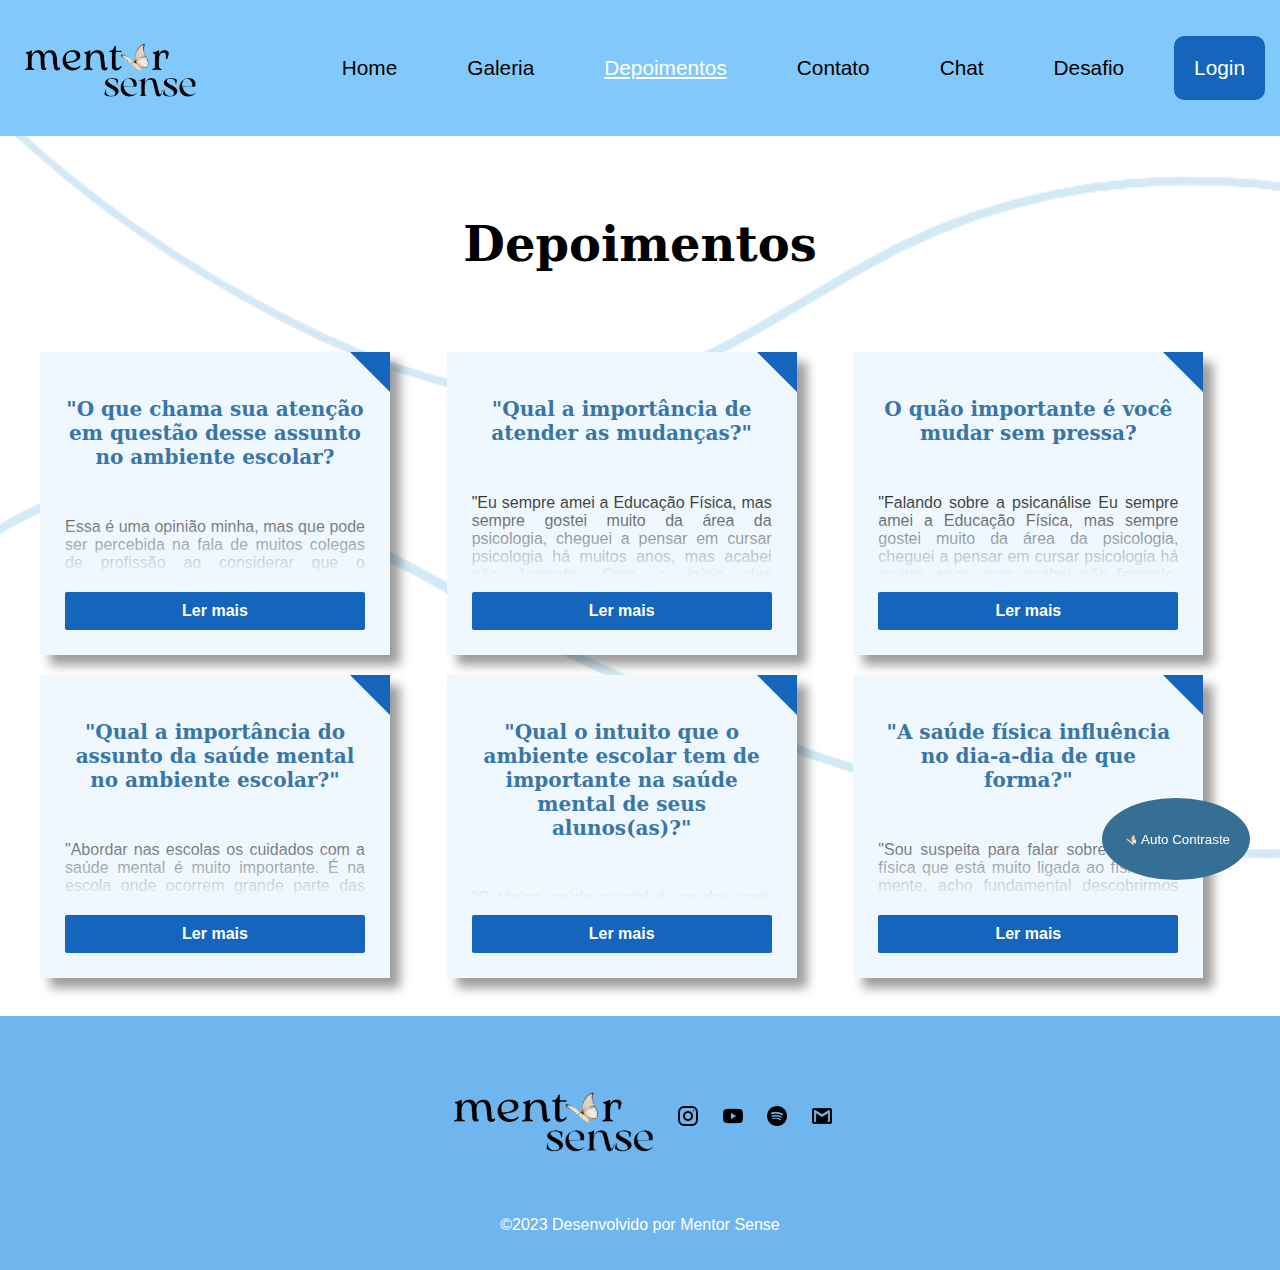
<file: paginas/teste.html>
<!DOCTYPE html>
<html lang="en">

<head>
    <meta charset="UTF-8">
    <meta name="viewport" content="width=device-width, initial-scale=1.0">
    <link rel="stylesheet" href="../css/teste.css">
    <link rel="stylesheet" href="../css/button.css">
    <link rel="stylesheet" href="../css/card.css">
    <link rel="stylesheet" href="../css/menu.css">
    <link rel="stylesheet" href="../css/footer.css">
    <link rel="icon" type="image/x-icon" href="../img/logo.png">
    <title>Mentor Sense</title>

</head>

<body class="bodyon">

     <!--Menu-->
 <div class="menu">
    <div id="logo">
        <img src="../img/logo verdadeiras.png" width="180px" height="90px">
    </div>
    <nav class="nav">
        <ul>
            <li><a href="../index.html">Home</a></li>
            <li><a href="galeria.html">Galeria</a></li>
            <li><a class="ativado" href="teste.html">Depoimentos</a></li>
            <li><a href="contato.html">Contato</a></li>
            <li><a href="chat.html">Chat</a></li>
            <li><a href="roleta.html">Desafio</a></li>  
            <li><a href="login.html" id="log">Login</a></li>
  
        </ul>
  </nav>       
</div>
<!--fim do menu -->
    </div>
    <!--final menu-->
    <h1 class="depoimentos">Depoimentos</h1>
    <div class="card-container">
        <!-- card -->
        <div class="card" id="card1">

            <!-- CONTENT -->
            <div class="content">
                <h3>"O que chama sua atenção em questão desse assunto no ambiente escolar?</h3>
                <br>
                <p>Essa é uma opinião minha, mas que pode ser percebida na fala de muitos colegas de profissão ao considerar que o ambiente escolar se tornou um ambiente insalubre, infelizmente. Em nossa rotina de trabalho nos deparamos (com frequência) com inúmeras situações conflitantes, numa frequência cada vez maior. 
                    Muitas vezes o tempo de aula acaba sendo usado para tentar controlar a indisciplina de alguns alunos. Sem contar com a falta de interesse (pelos) cada vez maior (por parte de) pelos estudos e a indiferença (que) com que tratam o professor.
                    Na prática, poucas são as ações desenvolvidas para atender de fato as necessidades quanto a saúde física, mental e social, visto que as escolas demandam cada vez mais de uma atenção especializada. 
                    Na minha opinião todas as escolas deveriam contar com a presença de um profissional qualificado para atender todas as questões voltadas para a saúde mental, assim como para questões sociais (assistência social).
                    Prestando atendimento a todos que fazem parte do ambiente escolar, ou seja, alunos, professores e funcionários".
                </p>
            </div>

            <!-- READ MORE/LESS BUTTON -->
            <button class="button" id="btn1">Ler mais</button>
        </div>
        <!-- fim do card -->
       <!-- card2 -->
       <div class="card" id="card2">

        <!-- CONTENT -->
        <div class="content">
            <h3>"Qual a importância de atender as mudanças?"</h3>
            <br>
            <p> "Eu sempre amei a Educação Física, mas sempre gostei muito da área da psicologia, cheguei a pensar em cursar psicologia há muitos anos, mas acabei não fazendo.
                Com o início das preceptorias na Afesu Moinho, me despertou novamente essa vontade, queria me aprofundar mais nesse entendimento nessa ajuda ao outro e a mim mesma, e pesquisando sobre cursos pós-graduações, me interessei pela psicanálise, a princípio não sabia que o curso me deixava habilitada para clinicar, pois minha procura foi mais para conhecimento, aprender mais do que para atender, mas estou cada vez mais envolvida e gostando muito, então pensei porque não atender?! Mas isso ainda vai levar um tempinho.
                A psicanálise tem me ajudado também em questões pessoais, ano passado tive muitas perdas, então estudando estou me conhecendo mais e também curando minhas dores para assim ajudar quem também precisa, na verdade todos precisamos.
                Não pretendo abandonar a Educação Física e sim conciliar com a psicanálise, na verdade tudo está ligado mente, corpo e uma completa a outra".
                
            </p>
        </div>

        <!-- READ MORE/LESS BUTTON -->
        <button class="button" id="btn2">Ler mais</button>
    </div>
    <!-- fim do card2 -->

    <!-- card3 -->
    <div class="card" id="card3">

        <!-- CONTENT -->
        <div class="content">
            <h3>O quão importante é você mudar sem pressa?</h3>
            <br>
            <p>"Falando sobre a psicanálise
                Eu sempre amei a Educação Física, mas sempre gostei muito da área da psicologia, cheguei a pensar em
                cursar psicologia há muitos anos, mas
                acabei não fazendo. Com o início das preceptorias no Moinho, me despertou novamente essa vontade,
                queria me aprofundar mais nesse entendimento nessa ajuda ao
                outro e a mim mesma, e pesquisando sobre cursos pós graduações, me interessei pela psicanálise, a
                princípio não sabia que o curso me deixava
                habilitada para clinicar, pois minha procura foi mais para conhecimento, aprender mais do que para
                atender, mas estou cada vez mais
                envolvida e gostando muito então pensei porque não atender?! mas isso ainda vai levar um tempinho. A
                psicanálise tem me ajudado também em questões
                pessoais, ano passado tive muitas perdas, então estudando estou me conhecendo mais e também curando
                minhas dores para assim ajudar quem também
                precisa, na verdade todod precisamos. Não pretendo abandonar a Educação Física e sim conciliar com a
                psicanálise, na verdade tudo está ligado mente,
                corpo e uma completa a outra."

            </p>
        </div>

        <!-- READ MORE/LESS BUTTON -->
        <button class="button" id="btn3">Ler mais</button>
    </div>
    <!-- fim do card3 -->


    <!-- card4 -->
    <div class="card" id="card4">

        <!-- CONTENT -->
        <div class="content">
            <h3>"Qual a importância do assunto da saúde mental no ambiente escolar?"</h3>
            <br>
            <p> "Abordar nas escolas os cuidados com a saúde mental é muito importante. É na escola onde ocorrem grande parte das interações das crianças e adolescentes, sendo muitas vezes o ambiente onde muitos jovens mais socializam, é importante então que a escola seja um ambiente onde o jovem se sinta confortável, acolhido e aceito. Questões como pressão por desempenho, competitividade, bullying, preconceito, isolamento ou sensação de não pertencimento podem ter um impacto extremamente importante na saúde mental dos alunos, com possibilidade de reflexos na vida adulta.
                A escola também pode servir como um porto seguro para muitos jovens também, quando as questões de impacto na saúde mental estão ocorrendo fora dos seus muros, no ambiente familiar ou comunitário, por exemplo. O que ocorre fora da escola e afeta a saúde mental dos alunos também trará um impacto importante no desempenho e comportamento dos estudantes.
                Portanto, estimular os cuidados em saúde mental da comunidade escolar é uma forma de investir em novas gerações mais saudáveis e com melhor desempenho."


            </p>
        </div>

        <!-- READ MORE/LESS BUTTON -->
        <button class="button" id="btn4">Ler mais</button>
    </div>
    <!-- fim do card4 -->



    <!-- card5 -->
    <div class="card" id="card5">

        <!-- CONTENT -->
        <div class="content">
            <h3>"Qual o intuito que o ambiente escolar tem de importante na saúde mental de seus alunos(as)?"</h3>
            <br>
            <p> "O tópico saúde mental é um dos mais importantes de serem tratados em todos os ambientes, porém, em muitos locais ele é taxado como algo inútil a sociedade ou até mesmo ´´de outro mundo``. Um dos locais que mais deveriam administrar esse assunto são nos ambientes escolares, pois são os locais que mais concentram uma sociedade de pessoas que precisam de auxílio.
                Escola é um processo na vida do ser humano muito importante, pois é onde todos começam o seu desenvolvimento, e as descobertas. Porém todos sabemos que quanto mais informações e acessos temos em nossas vidas, mais conflitos internos surgem, e com isso vários problemas são gerados junto com toda essa novidade.
                Todas as pessoas estão em constante evolução, porém, claramente um professor (a) está em uma fase diferente de todos os seus alunos/crianças/adolescentes. E com isso nós temos uma base maior para auxiliar a todos, tirando o fato de que temos uma abertura muito maior do que talvez os próprios pais dependendo da situação. Claramente, essa profissão não é fácil, lidar com diferentes seres humanos todos os dias, com diferentes opiniões, formas de lidar com a vida, argumentos e experiências, não é algo simples.
                Porém precisamos pensar que talvez, tudo que eles estejam passando nesse momento seja algo que nós já passamos um dia, e que não tivemos alguém que poderia nos estender a mão e nos auxiliar naquele processo todo. Algo que seja simples para nós, talvez para eles seja algo muito mais complexo que imaginamos.
                Implementar projetos que tratem da saúde mental de nossos alunos, é algo muito importante e já eficaz para toda essa situação, mas podemos começar com algo muito acessível, que seria um simples cuidado de perceber quando alguém não está bem e conseguir ter um acesso e tentar ajudar. Ou até mesmo entender que todos são pessoas individuais com vontades e opiniões individuais, e impor algo como se não pudessem opinar ou até apresentar argumentos é uma forma de não se atentar e não enxergar essa nova sociedade como ela é.
                "

            </p>
        </div>

        <!-- READ MORE/LESS BUTTON -->
        <button class="button" id="btn5">Ler mais</button>
    </div>
    <!-- fim do card5 -->


    <!-- card6 -->
    <div class="card" id="card6">

        <!-- CONTENT -->
        <div class="content">
            <h3>"A saúde física influência no dia-a-dia de que forma?"</h3>
            <br>
            <p> "Sou suspeita para falar sobre atividade física que está muito ligada ao físico e a mente, acho
                fundamental descobrirmos uma atividade que traga prazer, seja um esporte, uma caminhada, andar de
                bicicleta...o importante é movimentar e se sentir bem porque além de todo benefício físico como
                aumento da massa muscular, melhora na aptidão física ocorre também a prevenção de doenças como
                colesterol alto, diabetes, problemas cardiovasculares e até a depressão. É comprovado que ao
                praticarmos exercícios nosso organismo aumenta a produção de endorfina e serotonina que são
                hormônios responsáveis pela sensação de prazer, bem-estar, melhorando assim muito a nossa saúde
                mental.
                Estamos vivendo uma época muito difícil onde o estresse, a ansiedade tem aumentado a cada dia,
                principalmente em crianças e adolescentes e a escola tem um papel fundamental, pois a preocupação
                com o futuro profissional, a autoestima, o bullying tem gerado ainda mais desafios para o cuidado da
                saúde mental
                Então acredito que a introdução de mais aulas de educação física, incentivo ao esporte, dança,
                jogos, dinâmicas, palestras, o cuidado com a formação humana, acesso a psicólogos nas escolas
                ajudaria muito nesse cuidado seja dentro das aulas e fora delas.
                Falando sobre a psicanálise
                Eu sempre amei a Educação Física, mas sempre gostei muito da área da psicologia, cheguei a pensar em
                cursar psicologia há muitos anos, mas acabei não fazendo.
                Com o início das preceptorias na Afesu Moinho, me despertou novamente essa vontade, queria me
                aprofundar mais nesse entendimento nessa ajuda ao outro e a mim mesma, e pesquisando sobre cursos
                pós-graduações, me interessei pela psicanálise, a princípio não sabia que o curso me deixava
                habilitada para clinicar, pois minha procura foi mais para conhecimento, aprender mais do que para
                atender, mas estou cada vez mais envolvida e gostando muito, então pensei porque não atender?! Mas
                isso ainda vai levar um tempinho.
                A psicanálise tem me ajudado também em questões pessoais, ano passado tive muitas perdas, então
                estudando estou me conhecendo mais e também curando minhas dores para assim ajudar quem também
                precisa, na verdade todos precisamos.
                Não pretendo abandonar a Educação Física e sim conciliar com a psicanálise, na verdade tudo está
                ligado mente, corpo e uma completa a outra."



            </p>
        </div>

        <!-- READ MORE/LESS BUTTON -->
        <button class="button" id="btn6">Ler mais</button>
    </div>
    <!-- fim do card6 -->
<br>
   </div>
    <!--footer-->
    <footer>
        <section class="cabecalho">
            <div id="logo"><!--parte do footer-->
                <img src="../img/logo verdadeiras.png" width="210px" height="100px"><!--logo do mentor sence no footer-->
           
             </div>
         
            <div class="opcoes"><!--icones de contato/redes no footer-->
                <a href="https://instagram.com/mentor_sence?igshid=OGQ5ZDc2ODk2ZA=="><img src="../img/instagram.png"
                        alt="instagram"></a>
                <a href="https://www.youtube.com/@joutjout"><img src="../img/youtube.png" alt="youtube"></a>
                <a href="https://open.spotify.com/show/7mDULAvpj0LktzqmQYQN8W"><img src="../img/spotify.png"
                        alt="spotify"></a>
                <a href=""><img src="../img/email.png" alt="email"></a>
            </div>
        </section>  
        <p>&copy;2023 Desenvolvido por Mentor Sense</p>
    </footer>



        <div vw class="enabled">
            <div vw-access-button class="active"></div>
            <div vw-plugin-wrapper>
                <div class="vw-plugin-top-wrapper"></div>
            </div>
        </div>
        <script src="https://vlibras.gov.br/app/vlibras-plugin.js"></script>
        <script>
            new window.VLibras.Widget('https://vlibras.gov.br/app');
        </script>

<button onclick="autocontrastehome()" id="btnTop" title="Auto-Contraste"><span
                class="material-symbols-outlined">
            </span><img src="../img/logo.png" width="50px" height="50px">
            <p>Auto Contraste</p>
        </button>
<script src="../js/auto-contraste.js"></script>
        <script src="../js/script.js"></script>
        <script src="../js/ler.js"></script>


</body>

</html>
</file>
<file: css/home.css>
body{
    font-family: 'Roboto', sans-serif;
    margin: 0 auto;
    padding: 0;
    box-sizing: border-box;
    background-image: url("../img/Novo\ Projeto.png");
    background-repeat: no-repeat;
    
}

.sobre{
    display: flex;
    flex-direction: column;
    align-items: center;
    color: rgb(0, 0, 0);
    padding: 90px;
    max-width: 90%;
    text-align-last: center;
    font-size: 1.5em;
    margin: 2%;
}

.sobre h2{
    font-size: 50px;
    font-family: 'Manrope','serif';
}

.sobre p{
    margin-left: 15%;
    margin-right: 15%;
    text-align: center;
    font-size: 1.4em;
}
.estiçizacao-dos-h2{
    color: rgb(0, 0, 0);
    margin: 5%;
}



/* Estilização do icones */
.cabecalho {
    display: flex;
    justify-content: flex-end;
    align-items: right;
    margin: 1px;
    color: #fff;
    height: auto;
  }
  
  .cabecalho#log{
    align-items: center;
  }



  /*fim da estilizaçãpo dos icones*/
.title{
    color: black;
    font-size: 2em;
}

.grid-dos-quadrados{
    display: grid;
    grid-template-columns: repeat(auto-fit, minmax(300px, 1fr));
    gap: 1%;
    padding: 2%;
    grid-template-areas:
        "comunicado nossotime ong";
        
}

.grid-dos-quadrados div span{
 font-size: 1.5rem;
}

/* cartões de informação sobre a empresa, ong, e pessoas*/
.comunicado {
    display: grid;
    justify-content: center;
    border: 1px solid black;
    background-color: aliceblue;
    gap: 10px;
    margin:10%;
    padding: 15px;  /*espaçamento por dentro do cartão*/
    border-radius: 5px;
    font-size: 1.3em;
    grid-area: comunicado;
    text-align: justify; /*centraliza o conteúdo horizontalmente*/
    display: flex;
    flex-direction: column;
    align-items: center; /*centraliza o conteúdo verticalmente*/
 
}



.nossotime{
    display: grid;
    justify-content: center;
    border: 1px solid black;
    background-color: aliceblue;
    gap: 10px;
    margin:10%;
    padding: 15px;  /*espaçamento por dentro do cartão*/
    border-radius: 5px;
    font-size: 1.3em;
    grid-area: nossotime;
    text-align: justify; /*centraliza o conteúdo horizontalmente*/
    display: flex;
    flex-direction: column;
    align-items: center; /*centraliza o conteúdo verticalmente*/
}

.ong {
    display: grid;
    justify-content: center;
    border: 1px solid black;
    background-color: aliceblue;
    gap: 10px;
    margin:10%;
    padding: 15px;  /*espaçamento por dentro do cartão*/
    border-radius: 5px;
    font-size: 1.3em;
    grid-area: ong;
    text-align: justify; /*centraliza o conteúdo horizontalmente*/
    display: flex;
    flex-direction: column;
    align-items: center; /*centraliza o conteúdo verticalmente*/

}




/*imagem de fundo para os cards dos menbros de equipe*/
.img-de-fundocards{
background-image: url("../img/imagem-de-fundo-cards.png");
}
/*Estilização das imagens dos membros de equipe*/
.membrosdeequipe{
    display: flex;
    flex-direction: row;
    justify-content: center;
    font-family: 'Manrope','serif';
}

.card-membros {
    display: flex;
    grid-template-columns: repeat(auto-fit, minmax(300px, 1fr));
    gap: 5px;
    margin: 0 auto;
    justify-content: center;
    font-family: 'Manrope','serif';
    
}

/* estilos para os cartões individuais*/
.card {
    display: flex;
    flex-direction: column;
    padding: 30px;/*espaçamento por dentro do cartão*/
    align-items: center;
}


.card img {
    justify-content: center;
    width: 150px;
    height: 150px;
    border-radius: 150px; /*arredonda a margem do elemento*/
    margin-bottom: 0px;  /*da a margem do elemento*/
}
.informacion{
    display: flex;
    flex-direction: column;
    color: rgb(0, 0, 0);
    max-width: 90%;
    align-items: center;
    font-size: 1.5em;
  
}


.text-image{
    display: flex;
    flex-direction: wrap;
    margin: 0 auto;
}

.image{
    max-width: 100%;
    margin: 0 auto;
}

.text-image p{
 text-align: justify;
 margin-left: 15%;
 margin-right: 1%;
margin-top: 4%; 
}

.identificando{
    text-align: justify;
    margin-left: 15%;
margin-right: 5%;
        line-height: 1.8rem;
        margin-top: 4%; 
}
/*estilizando os h1 dessa area*/
.title-central-1 {
   align-items: left;
   text-align: justify;
   margin-right: 45%;
   font-family: 'Manrope','serif';
}
.title-central-2 {     
    align-items: left;
    text-align: justify;
    margin-right:  26%;
    font-family: 'Manrope','serif';
}

.title-central-3 {     
    align-items: left;
    text-align: justify;
    font-family: 'Manrope','serif';
}

/*efeito Marca texto */
mark{
background: #81c9fa;
}

li.closed {
    list-style: disc;
  }

#topics{
    display: flex;
    align-items: center;
    text-align: justify;
    margin: 0 auto;
    line-height: 1.2rem;
}

#topics img{
width: 50%;
height: 50%;
}

.depoimento{
    text-align: justify;
    margin-left: 15%;
margin-right: 5%;
        margin-top: 4%; 
}

#depoimentos{
        text-decoration: none;
        text-align: center;/*botão do auto contraste no centro*/
        padding: 10px;
        color: black;/*botão do auto contraste em preto o texto*/
        background: #a5a5a5;/*botão do auto contraste em transparente*/
        margin-left: 10%;
        margin-top: 1%;
        align-items: center;

}
  
  /*Implementando a estilização do auto contraste*/
  
  .high-contrast {
    background-color: #1a1a1a;
    background-image: url("../img/");
  }
  
  .high-contrast p{
    color: white;
  }
  
  .high-contrast h1{
    color: white;
  }
  
  .high-contrast h3{
    color: white;
  }
  
  .high-contrast .informacion{
    color: white;
  }
  
  .high-contrast .title-central{
    color: white;
  }
  

  
  .high-contrast .sobre, .high-contrast .sobre h2 {
    color: #fff;
  }
  
  .high-contrast .fundo{
    background-image: url("../img/");
  }

  .high-contrast .ong{
    background-image: url("../img/ganhosbranco.png");
    background: black ;
    color: white;
    border: 1px solid white;
  }

.high-contrast .nossotime{
    background: black ;
    color: white;
    border: 1px solid white;
}
  
.high-contrast .comunicado{
    background: black ;
    color: white;
    border: 1px solid white;
    
}

.high-contrast .img-de-fundocards{
  background-image: url("../img/");
}
</file>
<file: css/button.css>
/* Estilize o botão "Voltar ao Topo" */
#btnTop {
    display: flex; /* Inicialmente, o botão estará oculto */
    position: fixed;
    bottom: 20px;
    right: 30px;
    z-index: 99;
    border: none;
    outline: none;
    background-color: #366f95;
    color: white;
    cursor: pointer;
    padding: 20px;
    border-radius: 100%;
    justify-content: center;
    align-items: center;
}
#btnTop:hover {
    background-color: #67c7ff;
  }

  #btnTop img {
    width: 1.5vw;
    height: 1.5vw;
  }
</file>
<file: css/menu.css>
.menu{
    display: flex;
    justify-content: space-between;
     background-color: #81c9fa;
     align-items: center;
     font-size: 1.3em;
}

.menu img{
    margin: 20px;
}


.test{
    display: flex;
    justify-content: space-between;
     background-color: #81c9fa;
     align-items: center;
}

.test img{
    margin: 20px;
}

.nav>a {
    text-decoration: none;
    color: black;
    font-weight: 800;
}

.nav ul {
    list-style: none;
    padding: 0;
}

.nav ul li {
    display: inline;
    padding: 20px;
}

.nav ul li a {
    padding: 20px;
    color: rgb(0, 0, 0);
    display: inline-block;
    text-decoration: none;
    transition: all .4s;
}


.nav ul li a:hover {
    color: #ffffff;
}

.nav ul li:last-child a {
    float: right;
    background-color: #1465bb;
    color: white;
    border-radius: 10px;
}

.nav ul li:last-child a:hover {
    color: #000000;
}

.nav ul {
    display: flex;
    list-style: none;
    padding: 0;
    align-items: center;

}

.nav ul li {
    padding: 15px;
}

.nav .ativado {
    color: #ffffff;
    text-decoration: underline;
}

.high-contrast .menu{
    background-color: #81c9fa;
 }
</file>
<file: css/footer.css>
/* Estilização do footer*/

footer{
    display: flex;
    align-items: center;
    justify-content: center;
    flex-direction: column;
    background: rgb(111, 181, 238);/*cor do footer*/
    color: #ffffff;
    padding: 20px;/*tamanho do footer*/
  }
  
.cabecalho {
    display: flex;
    align-items: center;
  }
  
.cabecalho img {
    margin: 10px;
    justify-content: center;
    align-items: center;
    text-align: center;
  }
  
  /* Estilização da logo do footer*/
.cabecalho {
    align-items: center;/*centralizar a logo do footer*/
    margin: 20px;
    justify-content: center;/*centralizar a logo do footer*/
  }
  
.logo img{
  display: flex;
  padding: 5px;
  align-items: center;
  justify-content: center;
  
  }

    /* Estilização das opções no icones*/
.icones img {
    width: 20px;/*largura dos icones em 20px*/
    height: auto;
    margin-left: 5px;/*altura dos icones em 5px*/
  }
  
  .gallery-container p {
    font-family: 'Courier New', Courier;/*texto do footer com paragrafo*/
    color: black;/*texto do footer com preto*/
    text-align: center;
    height: auto;
    width: auto;
  }
</file>
<file: css/responsivo.css>
@media screen and (min-widht: 600px) {
    /*nav*/

    body {
        font-size: 16px;
    }


    .menu{
        display: flex;
        justify-content: space-between;
    }


    nav ul {
        flex-direction: row;
        width: 20%;
    }

    .grid-dos-quedrados{
        display: flex;
        flex-direction: column;
        width: 400px;
    }

    }
@media screen and (min-widht: 760px) {

    body {
        font-size: 16px;
    }


    footer{
        display: flex;
        width: auto;
    }
     
    .card-membros{
        display: flex;
        flex-direction: row;
        width: 100%;
    }

    .grid-dos-quedrados{
        display: flex;
        flex-direction: row;
        width: 400px;
    }
}

@media screen and (min-widht: 800px){
    .grid-dos-quedrados{
        display: flex;
        flex-direction: row;
        width: 400px;
    }
}
</file>
<file: css/chat.css>
/*menu*/
body{
    font-family: 'Open Sans', sans-serif;
    margin: 0 auto;
    padding: 0;

  }

  /* Estilos para o contêiner principal */
  .container {
    background: #e1e5f7; /* Cor de fundo do contêiner principal */
    position: relative;
    height: 85vh; /* Altura igual à altura da janela do navegador */
    width: 100%; /* Largura igual à largura da janela do navegador */
    display:flex;
    justify-content: space-between;
  }
  
  /* Estilos para modificar a posição do elemento com a classe "position" */
  .container .position {
    left: -480px !important; /* Move o elemento para a esquerda (-480px) com importância */
  }
  
  /* Estilos para a barra lateral */
  .container .side-bar {
    width: 700px; /* Largura da barra lateral */
    background: #f0f0f1; /* Cor de fundo da barra lateral */
    padding: 20px; /* Espaçamento interno da barra lateral */
    position: inherit; /* Posicionamento absoluto em relação ao contêiner principal */
    -webkit-transition: all 0.5s ease; /* Transição suave de propriedades durante 0.5 segundos (para animações) */
    transition: all 0.5s ease;
  
  }
  
  /* Estilos para a marca na barra lateral */
  .container .side-bar .side-bar-brand {
    display: flex; /* Exibe os elementos como um flex container */
    -webkit-box-pack: justify;
    -ms-flex-pack: justify;
    justify-content: space-between; /* Espaçamento uniforme entre os elementos filhos */
    -webkit-box-align: center;
    -ms-flex-align: center;
    align-items: center; /* Alinha verticalmente os elementos ao centro */
 /* Espaçamento inferior para separar dos elementos seguintes */
   
  }
  

  /* Estilos para o botão na barra lateral */
  .container .side-bar .side-bar-brand .button {
    position: relative; /* Posicionamento relativo para elementos filhos */
    -webkit-transform: rotate(45deg); /* Rotação de 45 graus */
    transform: rotate(45deg);
    cursor: pointer; /* Cursor do mouse em forma de mão ao passar por cima */
  }
  
  /* Estilos para as linhas do botão na barra lateral */
  .container .side-bar .side-bar-brand .button div {
    height: 4px; /* Altura das linhas */
    width: 20px; /* Largura das linhas */
    background: #df1818; /* Cor de fundo das linhas */
/* Borda arredondada */
  }
  
  /* Estilos específicos para a primeira linha do botão na barra lateral */
  .container .side-bar .side-bar-brand .button div:nth-child(1) {
    position: relative;
    top: 4px; /* Posicionamento relativo para a primeira linha */
    -webkit-transform: rotate(90deg); /* Rotação de 90 graus */
    transform: rotate(90deg);
  }
  
  /* Estilos para os itens da lista na barra lateral */
  .container .side-bar .list-item ul li {
    list-style-type: none; /* Remove os marcadores de lista */
    margin-bottom: 20px; /* Espaçamento inferior entre os itens da lista */
  }
  
  /* Estilos para os links nos itens da lista na barra lateral */
  .container .side-bar .list-item ul li a {
    text-decoration: none; /* Remove sublinhado dos links */
    font-size: 18px; /* Tamanho da fonte */
    color: #17528a; /* Cor do texto */
  }
  
  /* Estilos para o contêiner de links de redes sociais na barra lateral */
  .container .side-bar .social-netwark {
    position: absolute; /* Posicionamento absoluto em relação ao contêiner principal */
/* Alinhado à parte inferior a 100px da borda inferior */
    left: 0; /* Alinhado à esquerda do contêiner principal */

    display: flex; /* Exibe os elementos como um flex container */
    -webkit-box-pack: center;
    -ms-flex-pack: center;
    justify-content: center; /* Espaçamento uniforme entre os elementos filhos */
    -webkit-box-align: center;
    -ms-flex-align: center;
    align-items: center; /* Alinha verticalmente os elementos ao centro */
    width: 80%; /* Largura igual à largura do contêiner principal */
    height: auto;
  }
  
  /* Estilos para os elementos dentro do contêiner de links de redes sociais */
  .container .side-bar .social-netwark div {
    margin: 0 10px; /* Espaçamento horizontal entre os elementos */
  }
  
  /* Estilos para os ícones dentro do contêiner de links de redes sociais */
  .container .side-bar .social-netwark div i {
    font-size: 20px; /* Tamanho da fonte dos ícones */
    cursor: pointer; /* Cursor do mouse em forma de mão ao passar por cima */
    color: #2998ff; /* Cor dos ícones */
  }
  
  /* Estilos para o botão de menu no contêiner principal */
  .container .menu-btn {
    position: absolute; /* Posicionamento absoluto em relação ao contêiner principal */
    top: 0; /* Alinhado ao topo do contêiner principal */
    right: 0; /* Alinhado à direita do contêiner principal */
    padding: 15px 20px; /* Espaçamento interno do botão de menu */
    cursor: pointer; /* Cursor do mouse em forma de mão ao passar por cima */
  }
  
  /* Estilos para as linhas do botão de menu */
  .container .menu-btn div {
    width: 40px; /* Largura das linhas do botão */
    height: 4px; /* Altura das linhas do botão */
    background: #2998ff; /* Cor de fundo das linhas do botão */

  }
  
  /*Imagem do usuario*/
    
  .container .list-item img {
    display: flex;
    flex-direction: column;
    align-items: center;
    justify-content: center;
    width: 150px;
    height: 150px;
  }


  .high-contrast {
    background-color: #1a1a1a;
    background-image: url("../img/");
  }
  
  .high-contrast p{
    color: white;
  }
  
  .high-contrast h1{
    color: white;
  }
  
  .high-contrast h3{
    color: white;
  }

  .high-contrast .chat-container{
    color: white;
    background-color: #1a1a1a;
  }
  
  .high-contrast .libras-container{
    background: #1a1a1a;
  }

  .high-contrast .side-bar{
    background: #223b95;
  }
  
    
    @media screen and (min-width: 900px) {
    
    
      /*nav*/
    
      nav {
        flex-direction: row;
        justify-content: space-around;
      }
    
    
      nav ul {
        flex-direction: row;
        width: 20%;
      }
    }
  
    /*chat*/
   
    .chat-container {
      display: flex;
      flex-direction: column;
      position: inherit;
      width: 100%;
      background-color: #fff5f5;
      padding-left: 2%;
      padding-right: 2%;
      
  }
   
  .message {
    margin: 10px 0;
    background-color: #9ab8d8;
    max-width: 30%; 
    padding: 10px;
    border-radius: 10px;
  
  }
  .user {
    font-weight: bold;
    color: #007BFF;
    margin-bottom: 5%;
  }
  .text {
    color: #000;
  }
  .time {
    font-size: 12px;
    color: #000;
    margin-top: 5%;
    text-align: right;
  
  }
  
  .message2 {
    display: flex;
    flex-direction: column;
    justify-content: right;
    align-items: end;
    margin: 10px 0;
    background-color: #82cce9;
    margin-left: 65%;
    padding: 10px;
    border-radius: 10px;
    
  }
  .user2 {
    font-weight: bold;
    color: #007BFF;
    margin-bottom: 5%;
  }
  .text2 {
    color: #000;
  }
  
  .time2 {
    font-size: 12px;
    color: #000;
    margin-top: 5%;
    text-align: right;
  
  }
  .send{
    display: flex;
    width: 80%;
    position: absolute;
    bottom: 10px;
  
  }
  #messageInput {
    width: 100%;
    padding: 10px;
    margin-top: 10px;
    border: 1px solid #ddd;
    border-radius: 5px 0 0 5px;
  }
  
  #sendMessage {
    display: block;
    width: 20%;
    padding: 10px;
    margin-top: 10px;
    background-color: #007BFF;
    color: #fff;
    border: none;
    cursor: pointer;
  }
  
  #sendMessage:hover {
    background-color: #82cce9;
    color: #000;
    background-image: url("./img/bob.png");
    background-repeat: no-repeat;
    animation:slidebg 2s linear infinite;
  }
  
  @keyframes slidebg {
    to {
      background-position:10vw;
    }
  }
  /*libras*/
  
  
  .libras-container {
    background: #ffffff; /* Cor de fundo do contêiner principal */
    position: relative;
    height: 85vh; /* Altura igual à altura da janela do navegador */
    width: 50%; /* Largura igual à largura da janela do navegador */
    display:flex;
    justify-content: space-between;
  }
</file>
<file: css/galeria.css>
/* Estilização das textos, fontes e imagem de fundo*/
body{
  font-family: 'Open Sans', sans-serif;
  margin: 0 auto;
  text-align: center;
  background-image: url("../img/fundo-de-tudo.png");/*Imagem de fundo da pagina*/
    background-repeat: repeat;

}
.principal {
  text-align: center;
  margin: 0 auto;
  max-width: 800px;
  font-size: 20px;
  padding: 50px;
}

.principal p {
  font-family:'Trebuchet MS', 'Lucida Sans Unicode', 'Lucida Grande', 'Lucida Sans', Arial, sans-serif;
  font-size: 130%;/*tamanho das fontes dos textos de paragrafos */
  text-align: center; /*centralizando as fontes dos paragrafos*/
  margin: 30px;/*margem fontes dos textos dos paragrafos */
}

h1 {
  font-family:'Manrope','serif';/*fontes dos textos de h1*/
  font-size: 3rem; /*tamanho das fontes dos textos de h1*/
  text-align: center;/*centralizando as fontes dos textos de h1*/
}

h3 {
  font-family: 'Manrope','serif';/*fontes dos textos de h3*/
  font-size: 3rem;/*tamanho das fontes dos textos de h3*/
  text-align: center;/*centralizando as fontes dos textos de h3*/
}

/* Estilização da galeria de imagens */

.fundo{
  background-image: url("../img/fundo-de-tudo.png");/*Imagem de fundo da pagina*/
  background-repeat: repeat;
}
.galeria{
  display: grid;/*Imagens da galeria de foto grid*/
  grid-template-columns: repeat(auto-fit, minmax(500px, 1fr));
  gap: 20px;
  padding: 20px;
  margin: 20px;  
  border: 1px solid;
  border-color: transparent;/*borda das imagens, em transparente*/
}

.fotos p{
    font-family:'Trebuchet MS', 'Lucida Sans Unicode', 'Lucida Grande', 'Lucida Sans', Arial, sans-serif;
    font-size: 130%;/*tamanho das fontes dos textos de paragrafos */
    text-align: center; /*centralizando as fontes dos paragrafos*/
}

.fotos img {
  object-fit: cover;
  border: 10px solid #8ef0f486;
  box-shadow: 5px 5px 5px #0006;
  flex-grow: 1;
  transition: transform 1.2s linear;/*as imagens se movendo em 1.2s*/
  width: 450px; /*largura das imagens em 450px*/
  height: 400px;/*altura das imagens em 450px*/
}

.fotos:hover img {
transform: scale(1.1);
}

.galeria:hover {
  transition: 1.7s;
}

/* Estilização da galeria de videos */
article#video {
  margin-left: 25px;
  gap: 20px;
  padding: 20px;
  margin: 20px; 
  text-align: center;


}
.videos {
  display: flex;
  align-items: center;
  justify-content: center;
}

.videos div {
  margin: 3%;
}

#video p{
  font-family:'Trebuchet MS', 'Lucida Sans Unicode', 'Lucida Grande', 'Lucida Sans', Arial, sans-serif;
  font-size: 3vh;/*tamanho das fontes dos textos de paragrafos */
  text-align: center; /*centralizando as fontes dos paragrafos*/
}


/* Estilização do icones */
.cabecalho {
  color: #fff;
  display: flex;
  justify-content: flex-end;
  align-items: right;
  padding: 10px 20px 5px;
}

/*Estilização dos icones (contato)*/

.icones {
  display: flex;/*icones do footer em flex*/
  justify-content: center;/*centralizar dos icones do footer*/
  align-items: center;/*centralizar dos icones do footer*/
}

button{
  text-align: center;/*botão do auto contraste no centro*/
  border: none;
  color: black;/*botão do auto contraste em preto o texto*/

  background: transparent;/*botão do auto contraste em transparente*/
}
/* Estilização das opções no icones*/
.opcoes img {
  width: 20px;/*largura dos icones em 20px*/
  height: auto;
  margin-left: 5px;/*altura dos icones em 5px*/
}

.gallery-container p {
  font-family: 'Courier New', Courier;
  color: black;
  text-align: center;
  height: auto;
  width: auto;
}

/*Implementando a estilização do auto contraste*/

.high-contrast {
  background-color: #1a1a1a;
  background-image: url("../img/");
}

.high-contrast p{
  color: white;
}

.high-contrast h1{
  color: white;
}

.high-contrast h3{
  color: white;
}

.high-contrast .informacion{
  color: white;
}

.high-contrast .title-central{
  color: white;
}

.high-contrast .menu{
   background-color: #81c9fa;
}

.high-contrast .sobre, .high-contrast .sobre h2 {
  color: #fff;
}

.high-contrast .fundo{
  background-image: url("../img/");
}


/* Estilização do footer*/

a {
color: #000000;
}

footer{
  display: flex;
  justify-content: center;
  flex-direction: column;
  background: rgb(111, 181, 238);/*cor do footer*/
  color: #000000;
  padding: 20px;/*tamanho do footer*/
}

.cabecalho {
  display: flex;
  justify-content: center;
  align-items: center;
}

.cabecalho img {
  margin: 10px;
  justify-content: center;
  align-items: center;
  text-align: center;
}

/* Estilização da logo do footer*/
.cabecalho {
  align-items: center;/*centralizar a logo do footer*/
  margin: 20px;
  justify-content: center;/*centralizar a logo do footer*/
}

.logo img{
display: flex;
padding: 5px;
align-items: center;
justify-content: center;

}

.cabecalho {
  display: flex;
  justify-content: center;
  align-items: center;
}

.cabecalho img {
  margin: 10px;
  justify-content: center;
  align-items: center;
}

/* Estilização da logo do footer*/
.cabecalho {
  align-items: center;/*centralizar a logo do footer*/
  margin: 10px;
  justify-content: center;/*centralizar a logo do footer*/
}

.logo img{
display: flex;
padding: 89px;
justify-content: center;
}
  /* Estilização do footer*/

  footer{
    display: flex;
    justify-content: center;
    flex-direction: column;
    background: rgb(111, 181, 238);/*cor do footer*/
    color: #ffffff;
    padding: 20px;/*tamanho do footer*/
  }

.cabecalho {
  display: flex;
  align-items: center;
}

.cabecalho img {
  margin: 10px; 
  justify-content: center;
  align-items: center;
}

.logo {
  display: flex;
  align-items: center;
  display: flex;
  padding: 89px;
}
</file>
<file: css/teste.css>
/* Definições iniciais do estilo global */
body {
    font-family: 'Roboto', sans-serif;
    margin: 0;
    padding: 0;
    background-image: url("../img/fundo-de-tudo.png");/*Imagem de fundo da pagina*/
    background-repeat: repeat;
}

    
    h1 {
        font-family: 'Manrope','serif';
        font-size: 3rem;
        color: rgb(40, 111, 211);
        text-align: center;
    }

   h2 {
   font-family: 'Courier New', Courier, monospace;
        color: rgb(0, 0, 0);

    }
        
   h3 {
    font-family:'Manrope','serif';
    font-size: 2rem;
        color: rgb(57, 118, 168);

    }

    .p {
      font-family:'Trebuchet MS', 'Lucida Sans Unicode', 'Lucida Grande', 'Lucida Sans', Arial, sans-serif;
      font-size: 130%;/*tamanho das fontes dos textos de paragrafos */
      text-align: center; /*centralizando as fontes dos paragrafos*/
      margin: 30px;/*margem fontes dos textos dos paragrafos */
    }
    
    .cadastro {
        width: 7px;
        height: 7px; 
        align-items: normal;
        display: block;
        float: right;
        width: 15%;
    }

    .logo {
        max-width: 100px; /* Define a largura máxima da imagem do icone. */
        display: flex;
        padding: 5px;
        align-items: center;
        justify-content: center;
      }

/* Estilos para o contênier dos cartões*/
.card-container{
    display: grid;
    grid-template-columns: repeat(auto-fit, minmax(300px, 1fr));
    gap: 20px;
    max-width: 1200px;
    margin: 0 auto;
}
/* Estilos para os cartões individuais*/



/* Estilos aplicados quando a largura da tela é de no máximo 768px */

@media(max-width:768px){
    .card-container{
        grid-template-columns: 1fr;
       
    }
}

button a{
    text-decoration: none;
    color: rgb(0, 0, 0);
}

button a:hover{
    color: white;
}

button[type="submit"]{
    background-color: #65c4e7;
    border: none;
    border-radius: 5px;
    padding: 10px;
    cursor: pointer;
    margin: 5 auto;
    display: block;
    

 }

h1 {
    color:rgb(0, 0, 0);
}

#imagem2 {

    align-items: baseline;
    display:block;
    margin: 0px auto;
    width: 5%;
    height: 100px;
}

#imagem3 {

    display:block;
    margin: 0px auto;
    width: 5%;
    max-width:100px;
    height: 50px;
    }

    .lupa img {
        width: 7px;
        height: 7px; 
        align-items: normal;
        display: block;
        float: right;
        width: 15%;
        /* Define a largura máxima da imagem do icone. */
    }


.depoimentos{
    margin: 5rem;
}

/*estilos para auto contraste}*/
.high-contrast {
    background-color: #1a1a1a;
    background-image: url("../img/");
}

.high-contrast .depoimentos {
    color: white;
}
/*fim da página*/

footer{
    display: flex;
    justify-content: space-around;
    background: rgb(111, 181, 238);
    color: #000000;
    padding: 50px;
 }
 
/* Estilização do icones */
.cabecalho {
    display: flex;
    justify-content: flex-end;
    align-items: right;
    margin: 1px;
    color: #fff;
  }
  
  .cabecalho#log{
    align-items: center;
  }

  /* Estilização das opções no icones*/
  .redes-sociais img {
    width: 20px;
    height: auto;
    padding: 10px;
    margin-left: 15px;

  }

  /*fim do footer*/


  #mais{display: none}

  /* Estilização das opções no icones*/
.opcoes img {
    width: 20px;/*largura dos icones em 20px*/
    height: auto;
    margin-left: 5px;/*altura dos icones em 5px*/
  }
  
  .gallery-container p {
    font-family: 'Courier New', Courier;/*texto do footer com paragrafo*/
    color: black;/*texto do footer com preto*/
    text-align: center;
    height: auto;
    width: auto;
  }
  
  
  /* Estilização do footer*/
  
  footer{
    display: flex;
    justify-content: space-around;
    background: rgb(111, 181, 238);/*cor do footer*/
    color: #000000;
    padding: 50px;/*tamanho do footer*/
  }
  
  .cabecalho {
    display: flex;
    justify-content: center;
    align-items: center;
  }
  
  .cabecalho img {
    margin: 10px;
    justify-content: center;
    align-items: center;
  }
  
  /* Estilização da logo do footer*/
  .cabecalho {
    align-items: center;/*centralizar a logo do footer*/
    margin: 10px;
    justify-content: center;/*centralizar a logo do footer*/
  }
  
  .logo img{
  display: flex;
  padding: 89px;
  justify-content: center;
  }
    /* Estilização do footer*/
  
    footer{
      display: flex;
      justify-content: center;
      flex-direction: column;
      background: rgb(111, 181, 238);/*cor do footer*/
      color: #ffffff;
      padding: 20px;/*tamanho do footer*/
    }
  
  .cabecalho {
    display: flex;
    align-items: center;
  }
  
  .cabecalho img {
    margin: 10px; 
    justify-content: center;
    align-items: center;
  }
  
  .logo {
    display: flex;
    align-items: center;
    display: flex;
    padding: 89px;
  }

  /* Tablets*/

  @media screen and (max-width: 1024px) {
     section, aside{
      width: 100%;
      padding: 0 auto;
     }
  }

  /* Celular*/

  @media screen and (max-width: 1360px) {
    nav li {
      float: none;
      text-align: center;
      width: 100%;
    }
  }
</file>
<file: css/card.css>
/** Card **/
.card {
    display: flex;
    flex-direction: column;
    justify-content: center;
    width: 300px;
    padding: 25px;
    background-color: aliceblue;
    text-align: justify;
    box-shadow: 10px 10px 10px rgba(0, 0, 0, 0.389);
    position: relative;
}

.card::before{
    content: '';
    position: absolute;
    top: 0;
    right: 0;
    border: 20px solid transparent;
    border-top: 20px solid #1465bb;
    border-right: 20px solid #1465bb;
}


/** Content **/
.content {
    height: 200px;
    overflow: hidden;
    position: relative;
}

.content::before {
    content: '';
    position: absolute;
    bottom: 0;
    width: 100%;
    height: 100px;
    background: linear-gradient(transparent, aliceblue);
}

.content h3 {
    text-align: center;
    margin-bottom: 15px;
    font-size: 20px;
    position: relative;
}

.content h3::before {
    content: '';
    position: absolute;
    height: 2px;
    width: 40px;
    bottom: 4px;
    border-radius: 100px;
}

.content p {
    color: #000000;
}


/** Read More/Less Button **/
.button {
    border: none;
    padding: 10px;
    border-radius: 2px;
    margin-top: 15px;
    background-color: #1465bb;
    color: white;
    font-weight: bold;
    cursor: pointer;
    font-size: 16px;
    transition: all 0.2s ease-in-out;
}
.button:hover {
    background-color: transparent;
    color: #1465bb;
    transition: all 0.2s ease-in-out;
}

/** Active **/
.card.active .content {
    height: auto;
}

.card.active .content::before {
    visibility: hidden;
}
</file>
